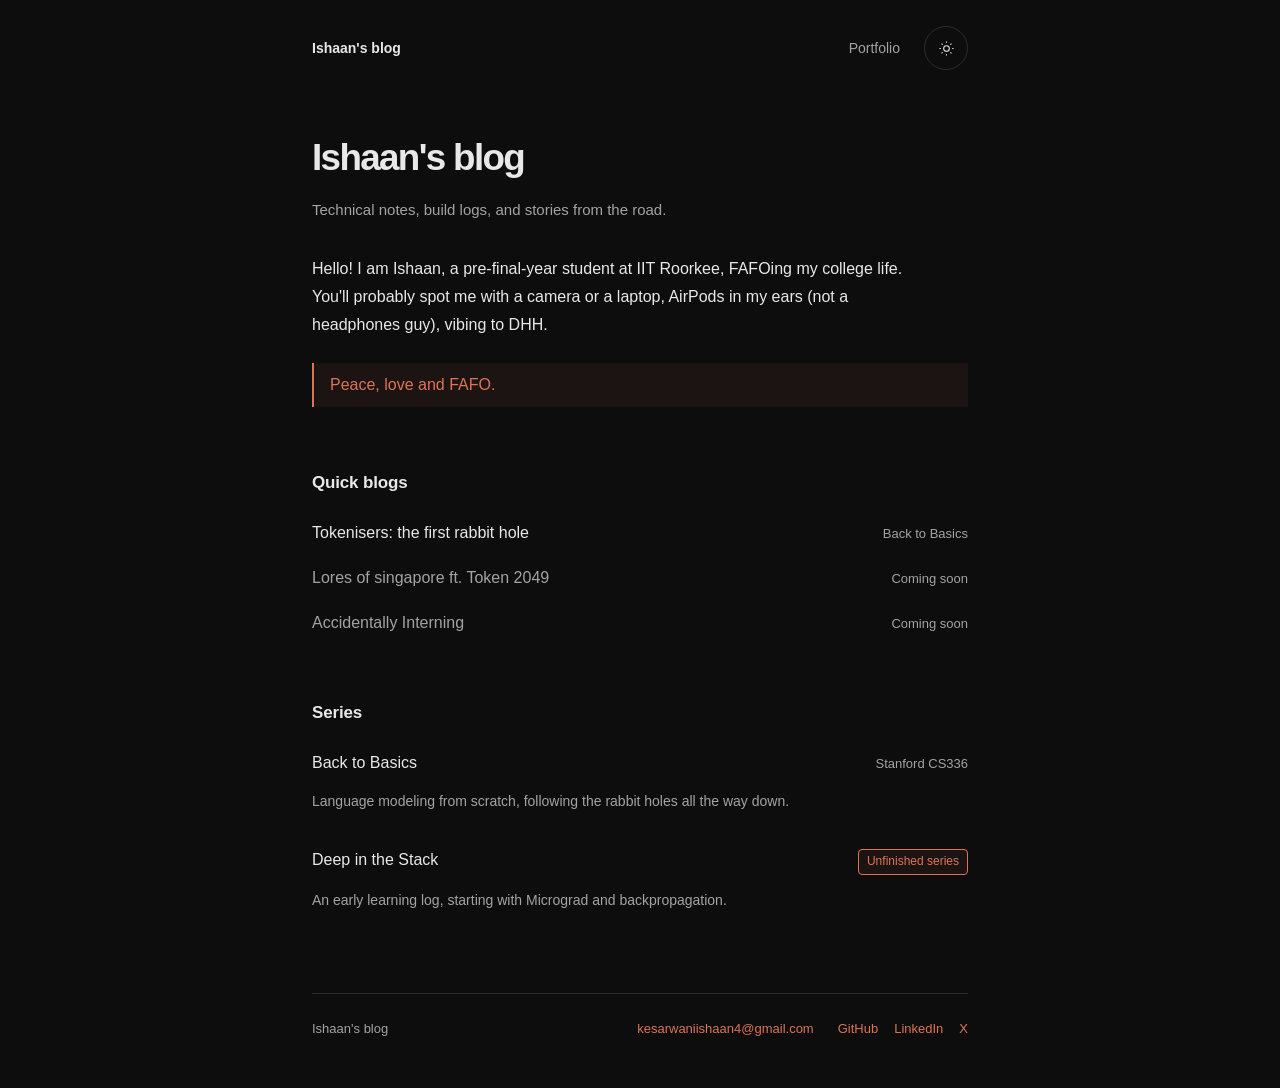
<file: index.html>
<!doctype html>
<html lang="en">
<head>
<meta charset="utf-8">
<meta name="viewport" content="width=device-width, initial-scale=1">
<title>Ishaan's Blog</title>

<link rel="stylesheet" href="assets/blog.css">
<script>try{document.documentElement.dataset.theme=localStorage.getItem("ishaan-blog-theme")||"dark";}catch{}</script>
<script type="module" src="assets/blog.js"></script>
</head>
<body id="top">
<div class="reading-progress" role="progressbar" aria-label="Page reading progress" aria-valuemin="0" aria-valuemax="100" aria-valuenow="0"></div>
<a class="skip-link" href="#main">Skip to content</a>
<header class="site-header">
  <a class="site-name" href="./">Ishaan's blog</a>
  <a class="portfolio-link" href="https://ishaanxcoder.github.io/">Portfolio</a>
  <button class="theme-toggle" type="button" aria-label="Switch to light theme">
    <svg class="sun" viewBox="0 0 24 24" fill="none" stroke="currentColor" stroke-width="1.5" aria-hidden="true"><circle cx="12" cy="12" r="4"/><path d="M12 2v2m0 16v2M2 12h2m16 0h2M5 5l1.5 1.5m11 11L19 19M5 19l1.5-1.5m11-11L19 5"/></svg>
    <svg class="moon" viewBox="0 0 24 24" fill="none" stroke="currentColor" stroke-width="1.5" aria-hidden="true"><path d="M20.5 13.5A8.5 8.5 0 0 1 10.5 3a8.5 8.5 0 1 0 10 10.5Z"/></svg>
  </button>
</header>
<main id="main">
<header class="home-intro">
<h1>Ishaan's blog</h1>
<p class="sub">Technical notes, build logs, and stories from the road.</p>
<p>Hello! I am Ishaan, a pre-final-year student at IIT Roorkee, FAFOing my college life. You'll probably spot me with a camera or a laptop, AirPods in my ears (not a headphones guy), vibing to DHH.</p>
<blockquote>Peace, love and FAFO.</blockquote>
</header>
<section class="writing-section" aria-labelledby="writing-heading">
<h2 id="writing-heading">Quick blogs</h2>
<ul class="writing-list">
  <li><a href="series/back-to-basics/posts/01-tokenisers.html"><span class="writing-title">Tokenisers: the first rabbit hole</span><span class="writing-meta">Back to Basics</span></a></li>
  <li><span class="writing-unavailable"><span>Lores of singapore ft. Token 2049</span><span class="writing-meta">Coming soon</span></span></li>
  <li><span class="writing-unavailable"><span>Accidentally Interning</span><span class="writing-meta">Coming soon</span></span></li>
</ul>
</section>
<section class="writing-section" aria-labelledby="series-heading">
<h2 id="series-heading">Series</h2>
<ul class="writing-list">
  <li><a href="series/back-to-basics/"><span class="writing-title">Back to Basics</span><span class="writing-meta">Stanford CS336</span></a><p class="series-description">Language modeling from scratch, following the rabbit holes all the way down.</p></li>
  <li><a href="series/deep-in-the-stack/"><span class="writing-title">Deep in the Stack</span><span class="writing-meta series-status">Unfinished series</span></a><p class="series-description">An early learning log, starting with Micrograd and backpropagation.</p></li>
</ul>
</section>
</main>
<footer class="site-footer">
  <p>Ishaan's blog</p>
  <p><a href="mailto:kesarwaniishaan4@gmail.com">kesarwaniishaan4@gmail.com</a></p>
  <p>
    <a href="https://github.com/IshaanXCoder" target="_blank" rel="noreferrer">GitHub</a>
    <a href="https://linkedin.com/in/ishaan-kesarwani" target="_blank" rel="noreferrer">LinkedIn</a>
    <a href="https://x.com/0xIshaanK06" target="_blank" rel="noreferrer">X</a>
  </p>
</footer>
</body>
</html>
</file>
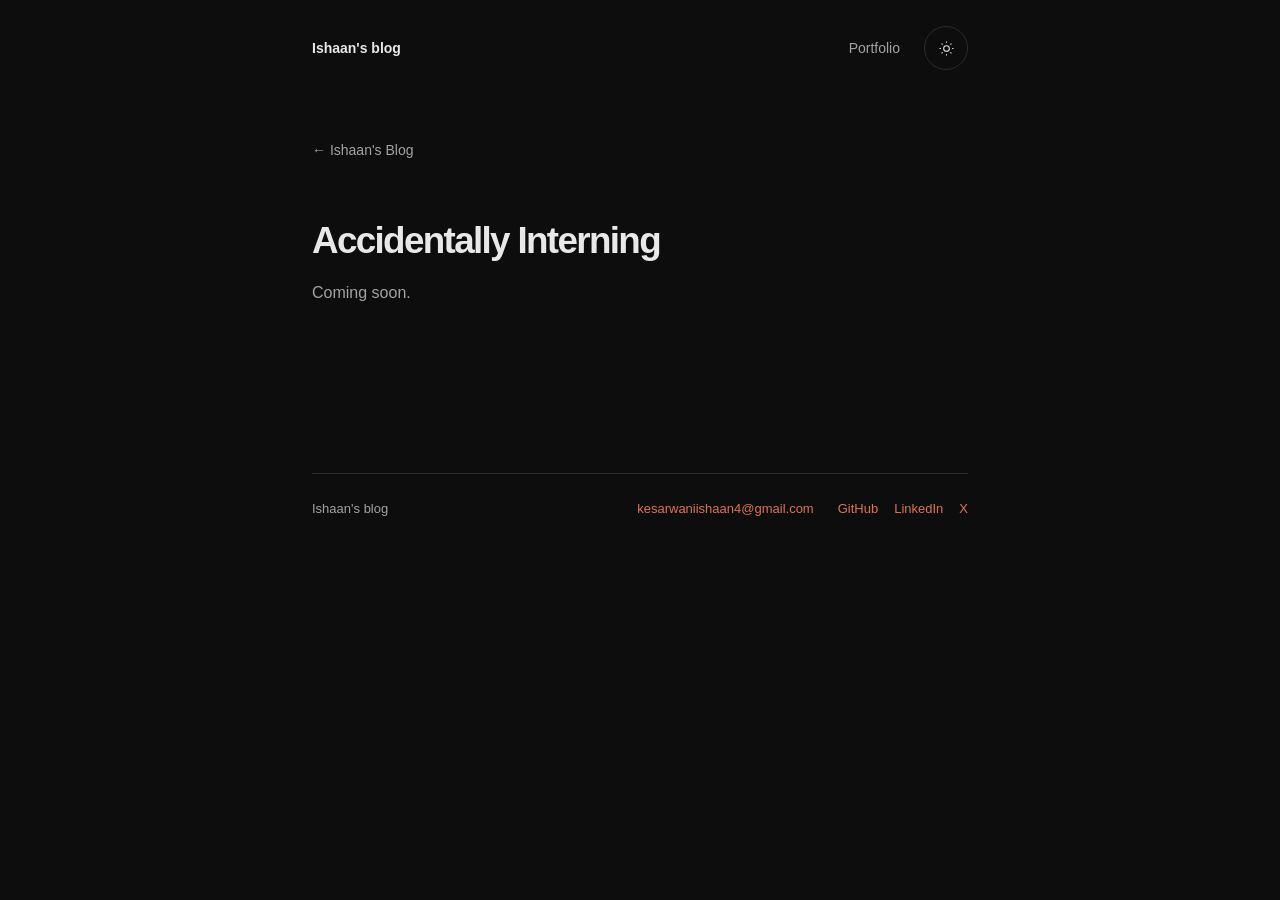
<file: quick-blogs/accidentally-interning/index.html>
<!doctype html>
<html lang="en">
<head>
<meta charset="utf-8">
<meta name="viewport" content="width=device-width, initial-scale=1">
<title>Accidentally Interning</title>

<link rel="stylesheet" href="../../assets/blog.css">
<script>try{document.documentElement.dataset.theme=localStorage.getItem("ishaan-blog-theme")||"dark";}catch{}</script>
<script type="module" src="../../assets/blog.js"></script>
</head>
<body id="top">
<div class="reading-progress" role="progressbar" aria-label="Page reading progress" aria-valuemin="0" aria-valuemax="100" aria-valuenow="0"></div>
<a class="skip-link" href="#main">Skip to content</a>
<header class="site-header">
  <a class="site-name" href="../../">Ishaan's blog</a>
  <a class="portfolio-link" href="https://ishaanxcoder.github.io/">Portfolio</a>
  <button class="theme-toggle" type="button" aria-label="Switch to light theme">
    <svg class="sun" viewBox="0 0 24 24" fill="none" stroke="currentColor" stroke-width="1.5" aria-hidden="true"><circle cx="12" cy="12" r="4"/><path d="M12 2v2m0 16v2M2 12h2m16 0h2M5 5l1.5 1.5m11 11L19 19M5 19l1.5-1.5m11-11L19 5"/></svg>
    <svg class="moon" viewBox="0 0 24 24" fill="none" stroke="currentColor" stroke-width="1.5" aria-hidden="true"><path d="M20.5 13.5A8.5 8.5 0 0 1 10.5 3a8.5 8.5 0 1 0 10 10.5Z"/></svg>
  </button>
</header>
<main id="main">
<a href="../../" class="back-link">Ishaan's Blog</a>

<div class="coming-soon">
  <h1>Accidentally Interning</h1>
  <p>Coming soon.</p>
</div>
</main>
<footer class="site-footer">
  <p>Ishaan's blog</p>
  <p><a href="mailto:kesarwaniishaan4@gmail.com">kesarwaniishaan4@gmail.com</a></p>
  <p>
    <a href="https://github.com/IshaanXCoder" target="_blank" rel="noreferrer">GitHub</a>
    <a href="https://linkedin.com/in/ishaan-kesarwani" target="_blank" rel="noreferrer">LinkedIn</a>
    <a href="https://x.com/0xIshaanK06" target="_blank" rel="noreferrer">X</a>
  </p>
</footer>
</body>
</html>
</file>
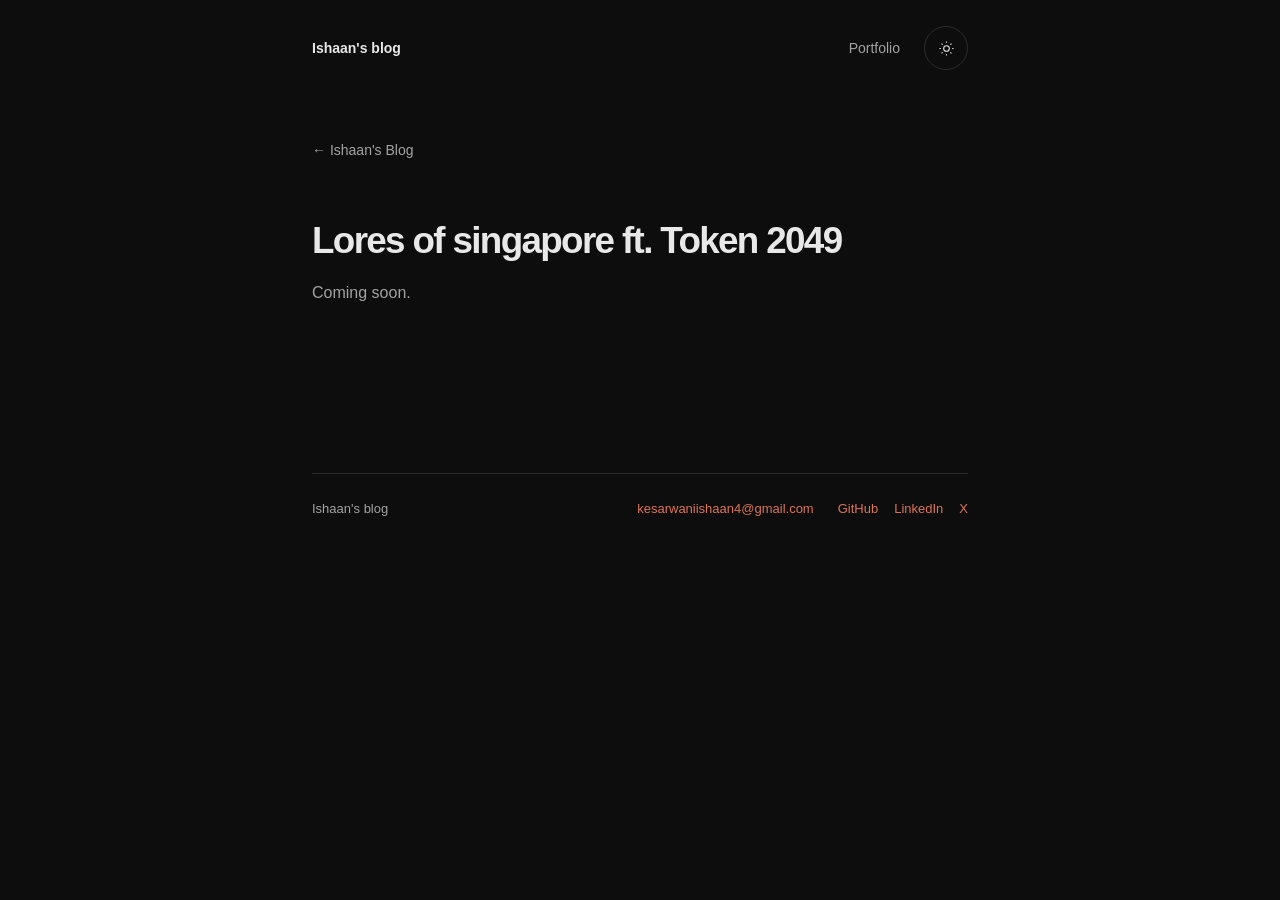
<file: quick-blogs/lores-of-singapore-token-2049/index.html>
<!doctype html>
<html lang="en">
<head>
<meta charset="utf-8">
<meta name="viewport" content="width=device-width, initial-scale=1">
<title>Lores of singapore ft. Token 2049</title>

<link rel="stylesheet" href="../../assets/blog.css">
<script>try{document.documentElement.dataset.theme=localStorage.getItem("ishaan-blog-theme")||"dark";}catch{}</script>
<script type="module" src="../../assets/blog.js"></script>
</head>
<body id="top">
<div class="reading-progress" role="progressbar" aria-label="Page reading progress" aria-valuemin="0" aria-valuemax="100" aria-valuenow="0"></div>
<a class="skip-link" href="#main">Skip to content</a>
<header class="site-header">
  <a class="site-name" href="../../">Ishaan's blog</a>
  <a class="portfolio-link" href="https://ishaanxcoder.github.io/">Portfolio</a>
  <button class="theme-toggle" type="button" aria-label="Switch to light theme">
    <svg class="sun" viewBox="0 0 24 24" fill="none" stroke="currentColor" stroke-width="1.5" aria-hidden="true"><circle cx="12" cy="12" r="4"/><path d="M12 2v2m0 16v2M2 12h2m16 0h2M5 5l1.5 1.5m11 11L19 19M5 19l1.5-1.5m11-11L19 5"/></svg>
    <svg class="moon" viewBox="0 0 24 24" fill="none" stroke="currentColor" stroke-width="1.5" aria-hidden="true"><path d="M20.5 13.5A8.5 8.5 0 0 1 10.5 3a8.5 8.5 0 1 0 10 10.5Z"/></svg>
  </button>
</header>
<main id="main">
<a href="../../" class="back-link">Ishaan's Blog</a>

<div class="coming-soon">
  <h1>Lores of singapore ft. Token 2049</h1>
  <p>Coming soon.</p>
</div>
</main>
<footer class="site-footer">
  <p>Ishaan's blog</p>
  <p><a href="mailto:kesarwaniishaan4@gmail.com">kesarwaniishaan4@gmail.com</a></p>
  <p>
    <a href="https://github.com/IshaanXCoder" target="_blank" rel="noreferrer">GitHub</a>
    <a href="https://linkedin.com/in/ishaan-kesarwani" target="_blank" rel="noreferrer">LinkedIn</a>
    <a href="https://x.com/0xIshaanK06" target="_blank" rel="noreferrer">X</a>
  </p>
</footer>
</body>
</html>
</file>
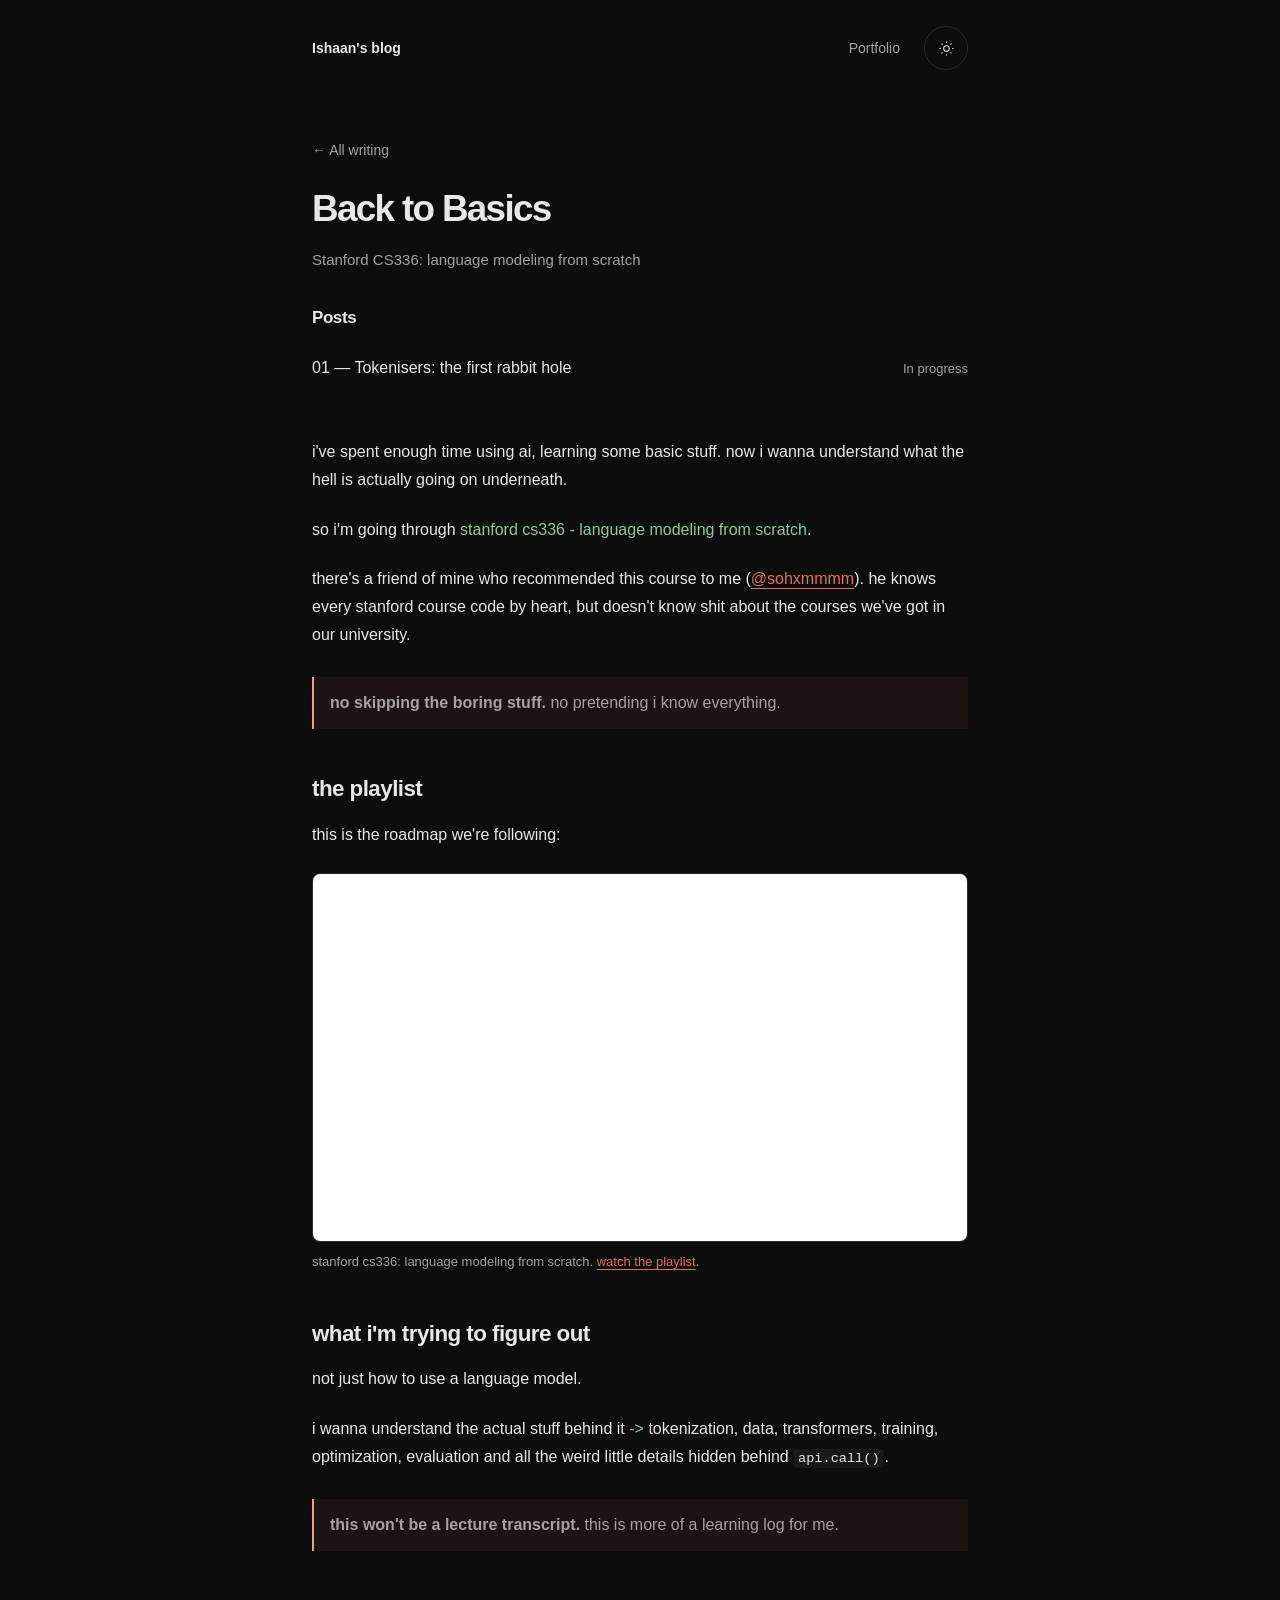
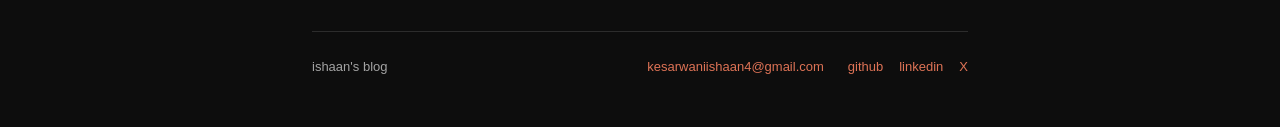
<file: series/back-to-basics/index.html>
<!doctype html>
<html lang="en">
<head>
<meta charset="utf-8">
<meta name="viewport" content="width=device-width, initial-scale=1">
<title>back to basics - series</title>

<link rel="stylesheet" href="../../assets/blog.css">
<script>try{document.documentElement.dataset.theme=localStorage.getItem("ishaan-blog-theme")||"dark";}catch{}</script>
<script type="module" src="../../assets/blog.js"></script>
</head>
<body id="top">
<div class="reading-progress" role="progressbar" aria-label="Page reading progress" aria-valuemin="0" aria-valuemax="100" aria-valuenow="0"></div>
<a class="skip-link" href="#main">Skip to content</a>
<header class="site-header">
  <a class="site-name" href="../../">Ishaan's blog</a>
  <a class="portfolio-link" href="https://ishaanxcoder.github.io/">Portfolio</a>
  <button class="theme-toggle" type="button" aria-label="Switch to light theme">
    <svg class="sun" viewBox="0 0 24 24" fill="none" stroke="currentColor" stroke-width="1.5" aria-hidden="true"><circle cx="12" cy="12" r="4"/><path d="M12 2v2m0 16v2M2 12h2m16 0h2M5 5l1.5 1.5m11 11L19 19M5 19l1.5-1.5m11-11L19 5"/></svg>
    <svg class="moon" viewBox="0 0 24 24" fill="none" stroke="currentColor" stroke-width="1.5" aria-hidden="true"><path d="M20.5 13.5A8.5 8.5 0 0 1 10.5 3a8.5 8.5 0 1 0 10 10.5Z"/></svg>
  </button>
</header>
<main id="main">
<a href="../../" class="back-link">All writing</a>
<h1>Back to Basics</h1>
<p class="sub">Stanford CS336: language modeling from scratch</p>
<section class="series-section" aria-labelledby="posts-heading">
<h2 id="posts-heading">Posts</h2>
<ul class="writing-list"><li><a href="posts/01-tokenisers.html"><span class="writing-title">01 — Tokenisers: the first rabbit hole</span><span class="writing-meta">In progress</span></a></li></ul>
</section><p>
      i've spent enough time using ai, learning some basic stuff. now i wanna understand what the hell is actually going on underneath.
    </p>

    <p>
      so i'm going through <span class="build">stanford cs336 - language modeling from scratch</span>.
    </p>

    <p>
      there's a friend of mine who recommended this course to me (<a class="partner" href="https://x.com/sohxmmmm" target="_blank" rel="noreferrer">@sohxmmmm</a>). he knows every stanford course code by heart, but doesn't know shit about the courses we've got in our university.
    </p>

    <div class="note warn">
      <strong>no skipping the boring stuff.</strong> no pretending i know everything.
    </div>

    <h2>the playlist</h2>
    <p>
      this is the roadmap we're following:
    </p>

    <figure class="playlist">
      <iframe
        src="https://www.youtube-nocookie.com/embed/videoseries?list=PLoROMvodv4rOY23Y0BoGoBGgQ1zmU_MT_"
        title="stanford cs336 language modeling from scratch playlist"
        loading="lazy"
        referrerpolicy="strict-origin-when-cross-origin"
        allow="accelerometer; autoplay; clipboard-write; encrypted-media; gyroscope; picture-in-picture; web-share"
        allowfullscreen></iframe>
      <figcaption>
        stanford cs336: language modeling from scratch. <a href="https://www.youtube.com/watch?v=SQ3fZ1sAqXI&amp;list=PLoROMvodv4rOY23Y0BoGoBGgQ1zmU_MT_" target="_blank" rel="noreferrer">watch the playlist</a>.
      </figcaption>
    </figure>

    <h2>what i'm trying to figure out</h2>
    <p>
      not just how to use a language model.
    </p>

    <p>
      i wanna understand the actual stuff behind it <span class="build">-&gt;</span> tokenization, data, transformers, training, optimization, evaluation and all the weird little details hidden behind <code>api.call()</code>.
    </p>

    <div class="note warn">
      <strong>this won't be a lecture transcript.</strong> this is more of a learning log for me.
    </div>
</main>
<footer class="site-footer">
  <p>ishaan's blog</p>
  <p><a href="mailto:kesarwaniishaan4@gmail.com">kesarwaniishaan4@gmail.com</a></p>
  <p>
    <a href="https://github.com/IshaanXCoder" target="_blank" rel="noreferrer">github</a>
    <a href="https://linkedin.com/in/ishaan-kesarwani" target="_blank" rel="noreferrer">linkedin</a>
    <a href="https://x.com/0xIshaanK06" target="_blank" rel="noreferrer">X</a>
  </p>
</footer>
</body>
</html>
</file>
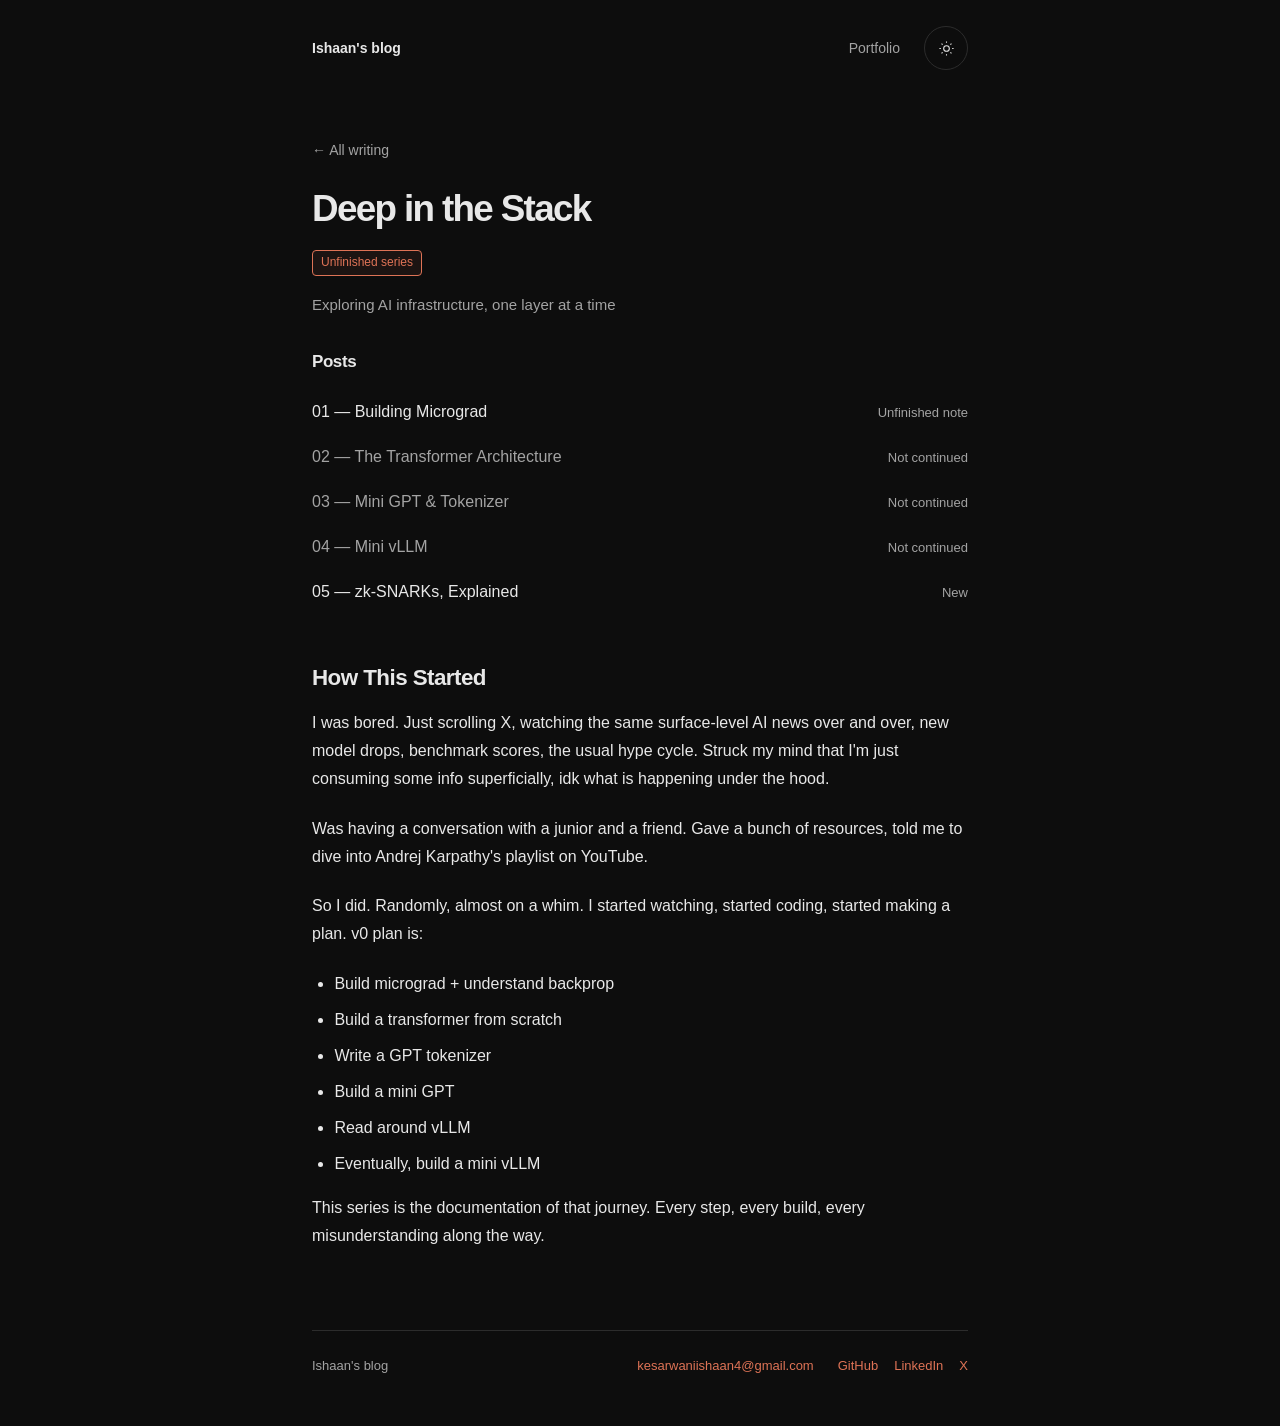
<file: series/deep-in-the-stack/index.html>
<!doctype html>
<html lang="en">
<head>
<meta charset="utf-8">
<meta name="viewport" content="width=device-width, initial-scale=1">
<title>Deep in the Stack - Series</title>

<link rel="stylesheet" href="../../assets/blog.css">
<script>try{document.documentElement.dataset.theme=localStorage.getItem("ishaan-blog-theme")||"dark";}catch{}</script>
<script type="module" src="../../assets/blog.js"></script>
</head>
<body id="top">
<div class="reading-progress" role="progressbar" aria-label="Page reading progress" aria-valuemin="0" aria-valuemax="100" aria-valuenow="0"></div>
<a class="skip-link" href="#main">Skip to content</a>
<header class="site-header">
  <a class="site-name" href="../../">Ishaan's blog</a>
  <a class="portfolio-link" href="https://ishaanxcoder.github.io/">Portfolio</a>
  <button class="theme-toggle" type="button" aria-label="Switch to light theme">
    <svg class="sun" viewBox="0 0 24 24" fill="none" stroke="currentColor" stroke-width="1.5" aria-hidden="true"><circle cx="12" cy="12" r="4"/><path d="M12 2v2m0 16v2M2 12h2m16 0h2M5 5l1.5 1.5m11 11L19 19M5 19l1.5-1.5m11-11L19 5"/></svg>
    <svg class="moon" viewBox="0 0 24 24" fill="none" stroke="currentColor" stroke-width="1.5" aria-hidden="true"><path d="M20.5 13.5A8.5 8.5 0 0 1 10.5 3a8.5 8.5 0 1 0 10 10.5Z"/></svg>
  </button>
</header>
<main id="main">
<a href="../../" class="back-link">All writing</a>
<h1>Deep in the Stack</h1>
<p class="series-status">Unfinished series</p>
<p class="sub">Exploring AI infrastructure, one layer at a time</p>
<section class="series-section" aria-labelledby="posts-heading">
<h2 id="posts-heading">Posts</h2>
<ul class="writing-list">
<li><a href="posts/01-micrograd.html"><span class="writing-title">01 — Building Micrograd</span><span class="writing-meta">Unfinished note</span></a></li>
<li><span class="writing-unavailable"><span>02 — The Transformer Architecture</span><span class="writing-meta">Not continued</span></span></li>
<li><span class="writing-unavailable"><span>03 — Mini GPT &amp; Tokenizer</span><span class="writing-meta">Not continued</span></span></li>
<li><span class="writing-unavailable"><span>04 — Mini vLLM</span><span class="writing-meta">Not continued</span></span></li>
<li><a href="posts/05-zk-snarks.html"><span class="writing-title">05 — zk-SNARKs, Explained</span><span class="writing-meta">New</span></a></li>
</ul>
</section><h2>How This Started</h2>
<p>
  I was bored. Just scrolling X, watching the same surface-level AI news over and over, new model drops, benchmark scores, the usual hype cycle.
  Struck my mind that I'm just consuming some info superficially, idk what is happening under the hood.
</p>
<p>
  Was having a conversation with a junior and a friend. Gave a bunch of resources, told me to dive into Andrej Karpathy's playlist on YouTube.
</p>
<p>
  So I did. Randomly, almost on a whim. I started watching, started coding, started making a plan.
  v0 plan is:
</p>
<ul>
  <li>Build micrograd + understand backprop</li>
  <li>Build a transformer from scratch</li>
  <li>Write a GPT tokenizer</li>
  <li>Build a mini GPT</li>
  <li>Read around vLLM</li>
  <li>Eventually, build a mini vLLM</li>
</ul>
<p>
  This series is the documentation of that journey. Every step, every build, every misunderstanding along the way.
</p>


</main>
<footer class="site-footer">
  <p>Ishaan's blog</p>
  <p><a href="mailto:kesarwaniishaan4@gmail.com">kesarwaniishaan4@gmail.com</a></p>
  <p>
    <a href="https://github.com/IshaanXCoder" target="_blank" rel="noreferrer">GitHub</a>
    <a href="https://linkedin.com/in/ishaan-kesarwani" target="_blank" rel="noreferrer">LinkedIn</a>
    <a href="https://x.com/0xIshaanK06" target="_blank" rel="noreferrer">X</a>
  </p>
</footer>
</body>
</html>
</file>
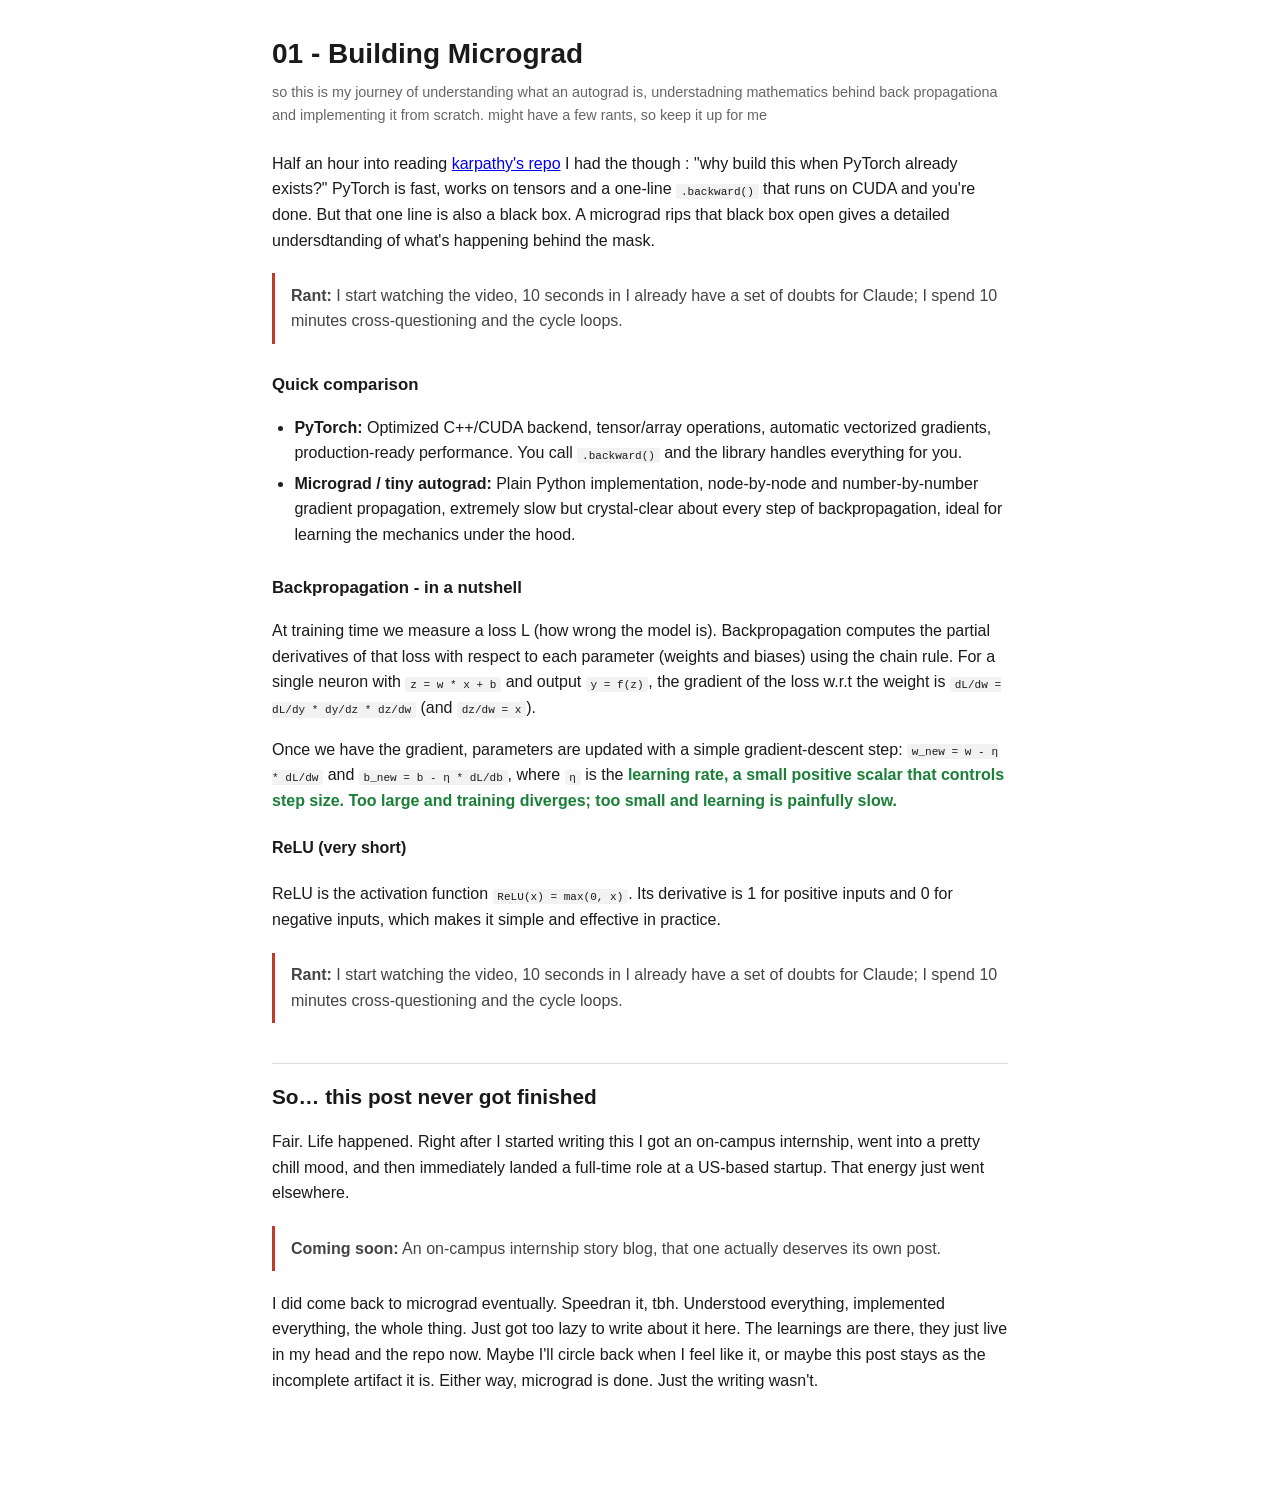
<file: posts/01-micrograd.html>
<!doctype html>
<html lang="en">
<head>
<meta charset="utf-8">
<meta name="viewport" content="width=device-width, initial-scale=1">
<title>Coming Soon</title>
<style>
  :root { color-scheme: light dark; }
  body {
    font-family: -apple-system, BlinkMacSystemFont, "Segoe UI", Roboto, sans-serif;
    line-height: 1.6;
    max-width: 46rem;
    margin: 0 auto;
    padding: 2rem 1.25rem 6rem;
    color: #1a1a1a;
    background: #fff;
  }
  h1 { font-size: 1.75rem; margin: 0 0 .25rem; }
  h2 { font-size: 1.3rem; margin: 2.5rem 0 .75rem; padding-top: 1rem; border-top: 1px solid #ddd; }
  h3 { font-size: 1.05rem; margin: 1.75rem 0 .5rem; }
  .sub { color: #666; margin: 0 0 1.5rem; font-size: .9rem; }
  table { border-collapse: collapse; width: 100%; margin: 1rem 0; font-size: .9rem; }
  th, td { border: 1px solid #ccc; padding: .4rem .6rem; text-align: left; vertical-align: top; }
  th { background: #f2f2f2; font-weight: 600; }
  code { background: #f2f2f2; padding: .1rem .3rem; border-radius: 3px; font-size: .85em; }
  .note { border-left: 3px solid #999; padding: .6rem 0 .6rem 1rem; margin: 1.25rem 0; color: #444; }
  .warn { border-left-color: #c0392b; }
  .build { color: #1a7f37; font-weight: 600; }
  .partner { color: #9a6700; font-weight: 600; }
  .skip { color: #c0392b; font-weight: 600; }
  .have { color: #0969da; font-weight: 600; }
  ul, ol { padding-left: 1.4rem; }
  li { margin: .3rem 0; }
  .wrap { overflow-x: auto; }
  .coming-soon {
    text-align: center;
    padding: 6rem 2rem;
  }
  .coming-soon h1 { font-size: 2rem; margin-bottom: 1rem; }
  .coming-soon p { color: #666; font-size: 1.1rem; }
  @media (prefers-color-scheme: dark) {
    body { color: #e4e4e4; background: #191919; }
    h2 { border-top-color: #3a3a3a; }
    th { background: #262626; }
    th, td { border-color: #3a3a3a; }
    code { background: #262626; }
    .sub { color: #999; }
    .note { color: #bbb; border-left-color: #666; }
    .warn { border-left-color: #e74c3c; }
    .build { color: #3fb950; }
    .partner { color: #d29922; }
    .skip { color: #f85149; }
    .have { color: #58a6ff; }
    .coming-soon p { color: #999; }
  }
</style>
</head>
<body>

<article>
  <h1>01 - Building Micrograd</h1>
  <p class="sub">so this is my journey of understanding what an autograd is, understadning mathematics behind back propagationa and implementing it from scratch. might have a few rants, so keep it up for me</p>

  <p>
    Half an hour into reading <a href="https://github.com/karpathy/micrograd" target="_blank">karpathy's repo</a> I had the though : "why build this when PyTorch already exists?"
    PyTorch is fast, works on tensors and a one-line <code>.backward()</code> that runs on CUDA and you're done. But that one line is also a black box.
    A micrograd rips that black box open gives a detailed undersdtanding of what's happening behind the mask.
    </p>

    <div class="note warn">
      <strong>Rant:</strong> I start watching the video, 10 seconds in I already have a set of doubts for Claude; I spend 10 minutes cross-questioning and the cycle loops.
    </div>

    <h3>Quick comparison</h3>
  <ul>
    <li><strong>PyTorch:</strong> Optimized C++/CUDA backend, tensor/array operations, automatic vectorized gradients, production-ready performance. You call <code>.backward()</code> and the library handles everything for you.</li>
    <li><strong>Micrograd / tiny autograd:</strong> Plain Python implementation, node-by-node and number-by-number gradient propagation, extremely slow but crystal-clear about every step of backpropagation, ideal for learning the mechanics under the hood.</li>
  </ul>

</article>
  
  <h3>Backpropagation - in a nutshell</h3>
  <p>
    At training time we measure a loss L (how wrong the model is). Backpropagation computes the partial derivatives of that loss with respect to each parameter (weights and biases) using the chain rule. For a single neuron with
    <code>z = w * x + b</code> and output <code>y = f(z)</code>, the gradient of the loss w.r.t the weight is
    <code>dL/dw = dL/dy * dy/dz * dz/dw</code> (and <code>dz/dw = x</code>).
  </p>

  <p>
    Once we have the gradient, parameters are updated with a simple gradient-descent step:
    <code>w_new = w - &eta; * dL/dw</code> and <code>b_new = b - &eta; * dL/db</code>, where <code>&eta;</code> is the <span class="build">learning rate, a small positive scalar that controls step size. Too large and training diverges; too small and learning is painfully slow.</span>
  </p>

  <h4>ReLU (very short)</h4>
  <p>
    ReLU is the activation function <code>ReLU(x) = max(0, x)</code>. Its derivative is 1 for positive inputs and 0 for negative inputs, which makes it simple and effective in practice.
  </p>

  <div class="note warn">
    <strong>Rant:</strong> I start watching the video, 10 seconds in I already have a set of doubts for Claude; I spend 10 minutes cross-questioning and the cycle loops.
  </div>

  <h2>So… this post never got finished</h2>
  <p>
    Fair. Life happened. Right after I started writing this I got an on-campus internship, went into a pretty chill mood, and then immediately landed a full-time role at a US-based startup. That energy just went elsewhere.
  </p>
  <div class="note warn">
    <strong>Coming soon:</strong> An on-campus internship story blog, that one actually deserves its own post.
  </div>
  <p>
    I did come back to micrograd eventually. Speedran it, tbh. Understood everything, implemented everything, the whole thing. Just got too lazy to write about it here. The learnings are there, they just live in my head and the repo now. Maybe I'll circle back when I feel like it, or maybe this post stays as the incomplete artifact it is. Either way, micrograd is done. Just the writing wasn't.
  </p>

</body>
</html>
</file>
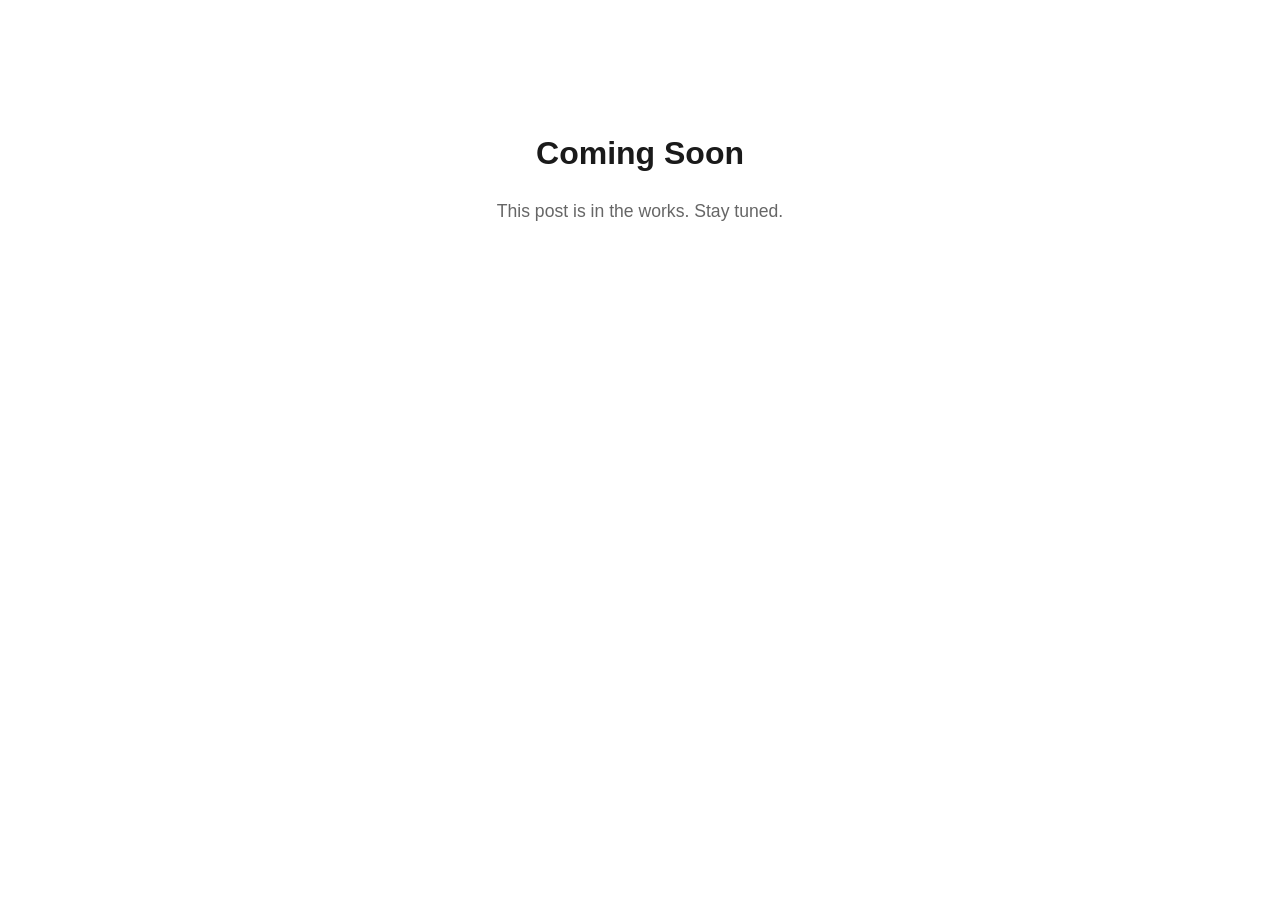
<file: posts/02-transformers.html>
<!doctype html>
<html lang="en">
<head>
<meta charset="utf-8">
<meta name="viewport" content="width=device-width, initial-scale=1">
<title>Coming Soon</title>
<style>
  :root { color-scheme: light dark; }
  body {
    font-family: -apple-system, BlinkMacSystemFont, "Segoe UI", Roboto, sans-serif;
    line-height: 1.6;
    max-width: 46rem;
    margin: 0 auto;
    padding: 2rem 1.25rem 6rem;
    color: #1a1a1a;
    background: #fff;
  }
  h1 { font-size: 1.75rem; margin: 0 0 .25rem; }
  h2 { font-size: 1.3rem; margin: 2.5rem 0 .75rem; padding-top: 1rem; border-top: 1px solid #ddd; }
  h3 { font-size: 1.05rem; margin: 1.75rem 0 .5rem; }
  .sub { color: #666; margin: 0 0 1.5rem; font-size: .9rem; }
  table { border-collapse: collapse; width: 100%; margin: 1rem 0; font-size: .9rem; }
  th, td { border: 1px solid #ccc; padding: .4rem .6rem; text-align: left; vertical-align: top; }
  th { background: #f2f2f2; font-weight: 600; }
  code { background: #f2f2f2; padding: .1rem .3rem; border-radius: 3px; font-size: .85em; }
  .note { border-left: 3px solid #999; padding: .6rem 0 .6rem 1rem; margin: 1.25rem 0; color: #444; }
  .warn { border-left-color: #c0392b; }
  .build { color: #1a7f37; font-weight: 600; }
  .partner { color: #9a6700; font-weight: 600; }
  .skip { color: #c0392b; font-weight: 600; }
  .have { color: #0969da; font-weight: 600; }
  ul, ol { padding-left: 1.4rem; }
  li { margin: .3rem 0; }
  .wrap { overflow-x: auto; }
  .coming-soon {
    text-align: center;
    padding: 6rem 2rem;
  }
  .coming-soon h1 { font-size: 2rem; margin-bottom: 1rem; }
  .coming-soon p { color: #666; font-size: 1.1rem; }
  @media (prefers-color-scheme: dark) {
    body { color: #e4e4e4; background: #191919; }
    h2 { border-top-color: #3a3a3a; }
    th { background: #262626; }
    th, td { border-color: #3a3a3a; }
    code { background: #262626; }
    .sub { color: #999; }
    .note { color: #bbb; border-left-color: #666; }
    .warn { border-left-color: #e74c3c; }
    .build { color: #3fb950; }
    .partner { color: #d29922; }
    .skip { color: #f85149; }
    .have { color: #58a6ff; }
    .coming-soon p { color: #999; }
  }
</style>
</head>
<body>

<div class="coming-soon">
  <h1>Coming Soon</h1>
  <p>This post is in the works. Stay tuned.</p>
</div>

</body>
</html>
</file>
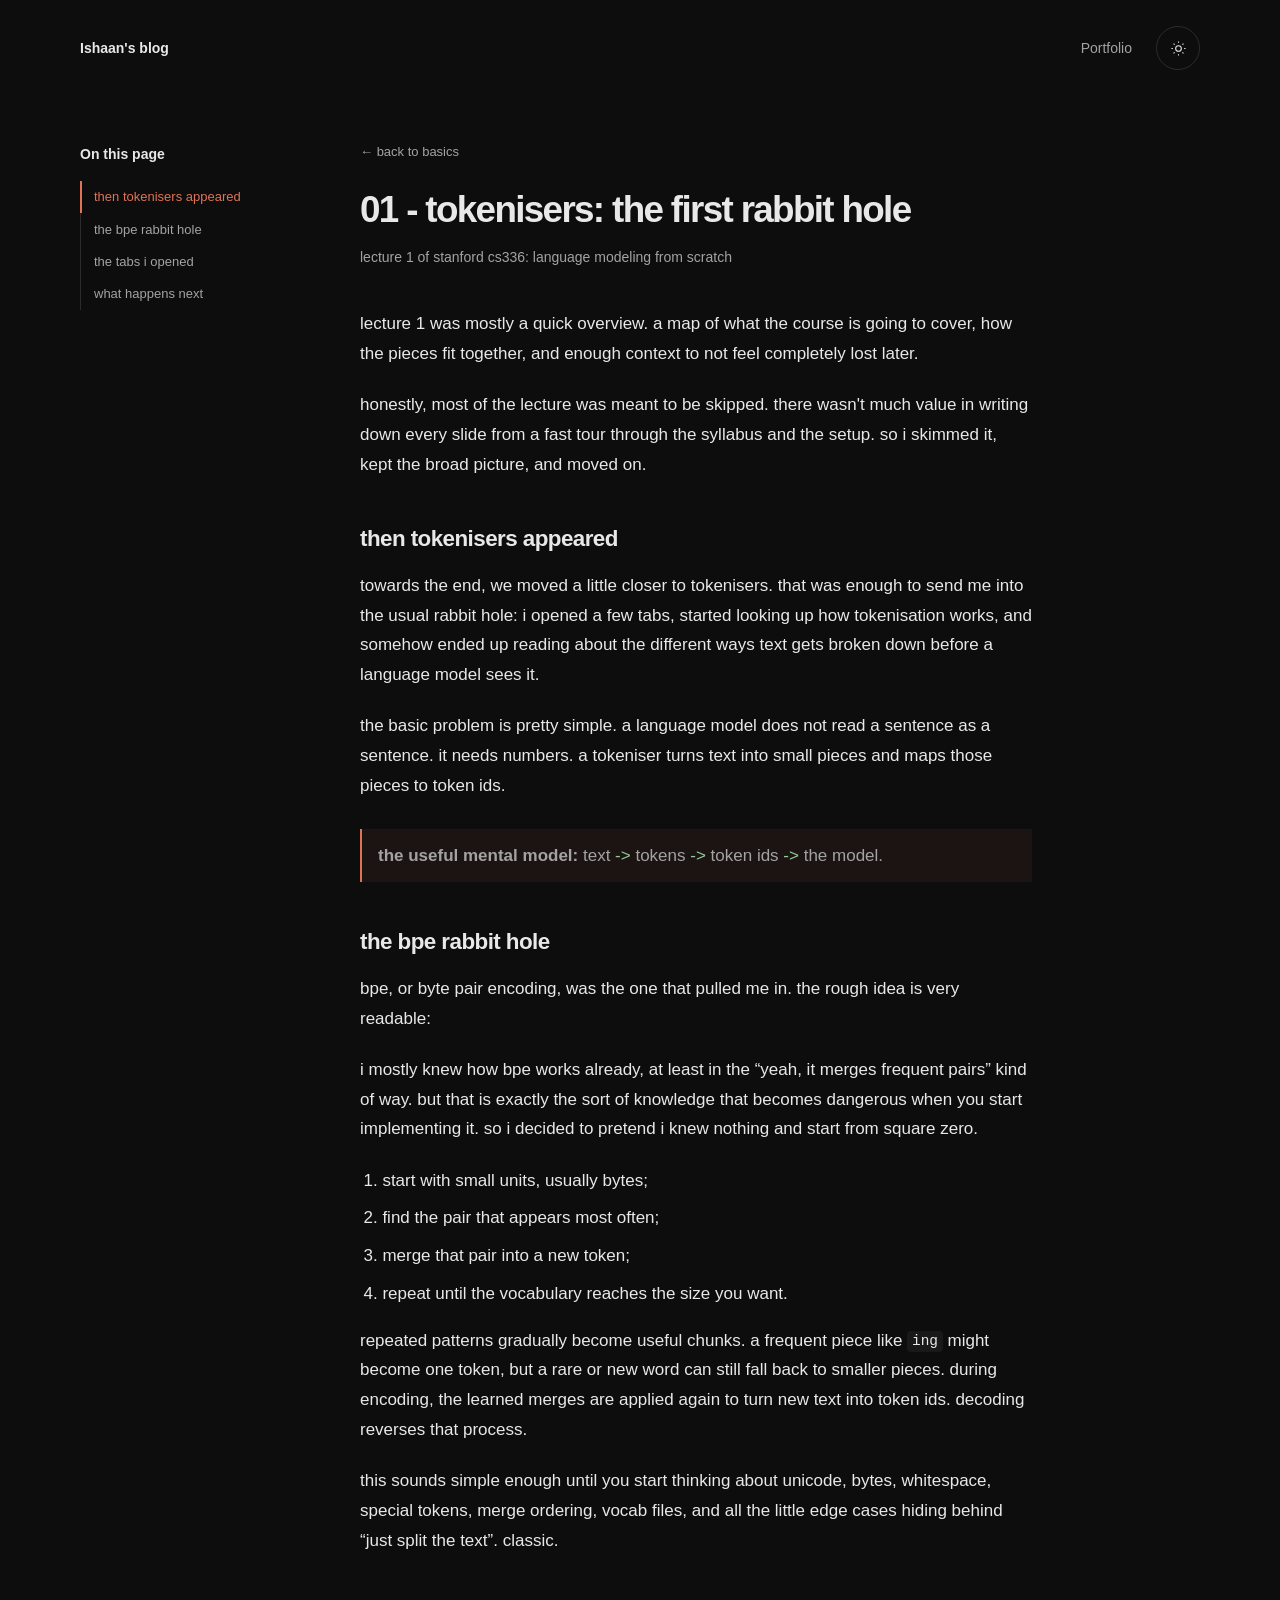
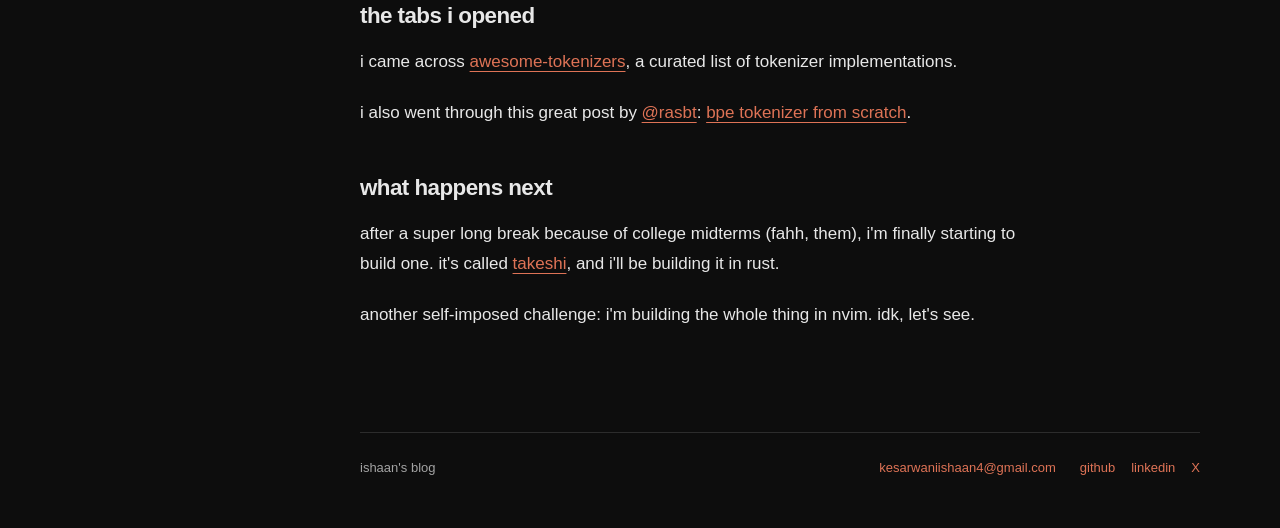
<file: series/back-to-basics/posts/01-tokenisers.html>
<!doctype html>
<html lang="en">
<head>
<meta charset="utf-8">
<meta name="viewport" content="width=device-width, initial-scale=1">
<title>01 - tokenisers: the first rabbit hole</title>

<link rel="stylesheet" href="../../../assets/blog.css">
<script>try{document.documentElement.dataset.theme=localStorage.getItem("ishaan-blog-theme")||"dark";}catch{}</script>
<script type="module" src="../../../assets/blog.js"></script>
</head>
<body id="top" class="post-page">
<div class="reading-progress" role="progressbar" aria-label="Page reading progress" aria-valuemin="0" aria-valuemax="100" aria-valuenow="0"></div>
<a class="skip-link" href="#main">Skip to content</a>
<header class="site-header">
  <a class="site-name" href="../../../">Ishaan's blog</a>
  <a class="portfolio-link" href="https://ishaanxcoder.github.io/">Portfolio</a>
  <button class="theme-toggle" type="button" aria-label="Switch to light theme">
    <svg class="sun" viewBox="0 0 24 24" fill="none" stroke="currentColor" stroke-width="1.5" aria-hidden="true"><circle cx="12" cy="12" r="4"/><path d="M12 2v2m0 16v2M2 12h2m16 0h2M5 5l1.5 1.5m11 11L19 19M5 19l1.5-1.5m11-11L19 5"/></svg>
    <svg class="moon" viewBox="0 0 24 24" fill="none" stroke="currentColor" stroke-width="1.5" aria-hidden="true"><path d="M20.5 13.5A8.5 8.5 0 0 1 10.5 3a8.5 8.5 0 1 0 10 10.5Z"/></svg>
  </button>
</header>
<main class="reading-layout" id="main">
<details class="toc" open><summary>On this page</summary><nav aria-label="On this page"><ul></ul></nav></details>
<article>
<a href="../" class="back-link">back to basics</a>
  <h1>01 - tokenisers: the first rabbit hole</h1>
  <p class="sub">lecture 1 of stanford cs336: language modeling from scratch</p>

  <p>
    lecture 1 was mostly a quick overview. a map of what the course is going to cover, how the pieces fit together, and enough context to not feel completely lost later.
  </p>

  <p>
    honestly, most of the lecture was meant to be skipped. there wasn't much value in writing down every slide from a fast tour through the syllabus and the setup. so i skimmed it, kept the broad picture, and moved on.
  </p>

  <h2>then tokenisers appeared</h2>

  <p>
    towards the end, we moved a little closer to tokenisers. that was enough to send me into the usual rabbit hole: i opened a few tabs, started looking up how tokenisation works, and somehow ended up reading about the different ways text gets broken down before a language model sees it.
  </p>

  <p>
    the basic problem is pretty simple. a language model does not read a sentence as a sentence. it needs numbers. a tokeniser turns text into small pieces and maps those pieces to token ids.
  </p>

  <div class="note">
    <strong>the useful mental model:</strong> text <span class="build">-&gt;</span> tokens <span class="build">-&gt;</span> token ids <span class="build">-&gt;</span> the model.
  </div>

  <h2>the bpe rabbit hole</h2>

  <p>
    bpe, or byte pair encoding, was the one that pulled me in. the rough idea is very readable:
  </p>

  <p>
    i mostly knew how bpe works already, at least in the “yeah, it merges frequent pairs” kind of way. but that is exactly the sort of knowledge that becomes dangerous when you start implementing it. so i decided to pretend i knew nothing and start from square zero.
  </p>

  <ol>
    <li>start with small units, usually bytes;</li>
    <li>find the pair that appears most often;</li>
    <li>merge that pair into a new token;</li>
    <li>repeat until the vocabulary reaches the size you want.</li>
  </ol>

  <p>
    repeated patterns gradually become useful chunks. a frequent piece like <code>ing</code> might become one token, but a rare or new word can still fall back to smaller pieces. during encoding, the learned merges are applied again to turn new text into token ids. decoding reverses that process.
  </p>

  <p>
    this sounds simple enough until you start thinking about unicode, bytes, whitespace, special tokens, merge ordering, vocab files, and all the little edge cases hiding behind “just split the text”. classic.
  </p>

  <h2>the tabs i opened</h2>

  <p>
    i came across <a class="partner" href="https://github.com/NLPOptimize/awesome-tokenizers" target="_blank" rel="noreferrer">awesome-tokenizers</a>, a curated list of tokenizer implementations.
  </p>

  <p>
    i also went through this great post by <a class="partner" href="https://x.com/rasbt" target="_blank" rel="noreferrer">@rasbt</a>: <a class="partner" href="https://sebastianraschka.com/blog/2025/bpe-from-scratch.html" target="_blank" rel="noreferrer">bpe tokenizer from scratch</a>.
  </p>

  <h2>what happens next</h2>

  <p>
    after a super long break because of college midterms (fahh, them), i'm finally starting to build one. it's called <a class="partner" href="https://github.com/IshaanXCoder/takeshi" target="_blank" rel="noreferrer">takeshi</a>, and i'll be building it in rust.
  </p>

  <p>
    another self-imposed challenge: i'm building the whole thing in nvim. idk, let's see.
  </p>

</article>
</main>
<footer class="site-footer">
  <p>ishaan's blog</p>
  <p><a href="mailto:kesarwaniishaan4@gmail.com">kesarwaniishaan4@gmail.com</a></p>
  <p>
    <a href="https://github.com/IshaanXCoder" target="_blank" rel="noreferrer">github</a>
    <a href="https://linkedin.com/in/ishaan-kesarwani" target="_blank" rel="noreferrer">linkedin</a>
    <a href="https://x.com/0xIshaanK06" target="_blank" rel="noreferrer">X</a>
  </p>
</footer>
</body>
</html>
</file>
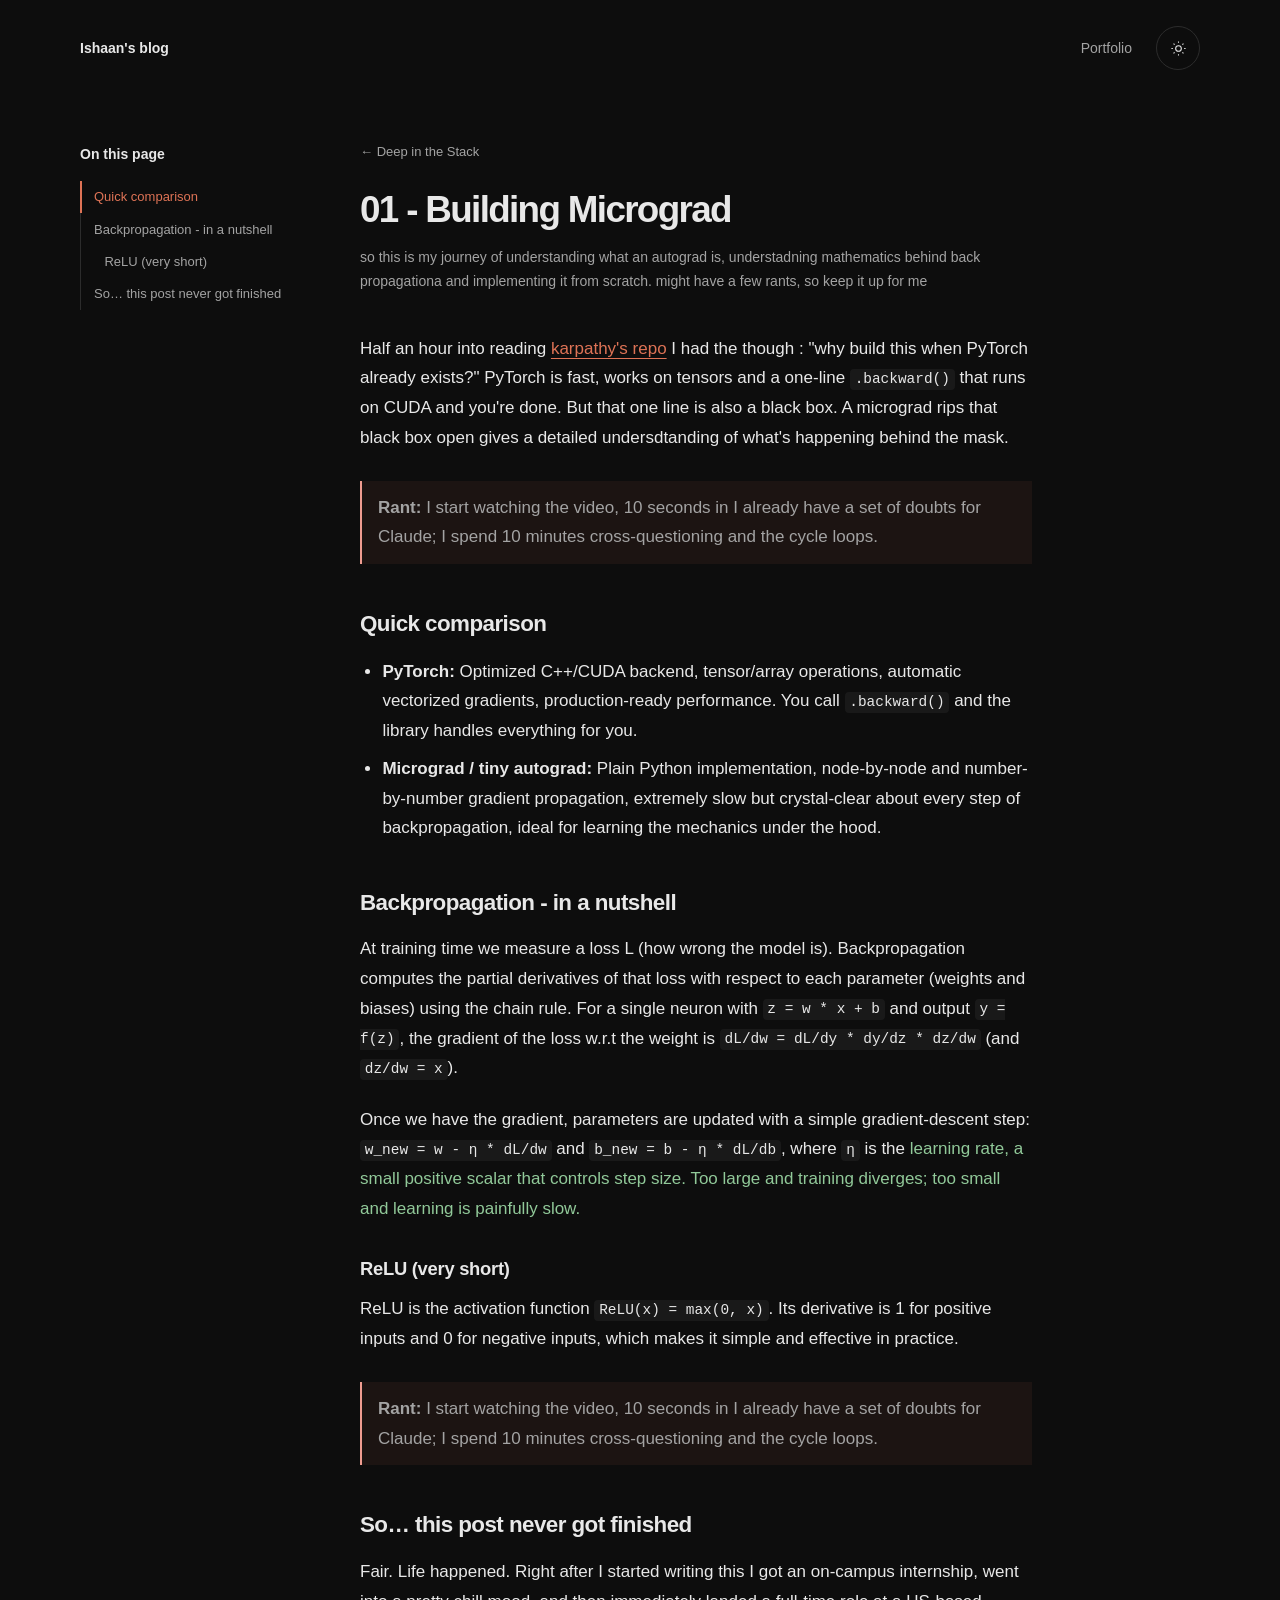
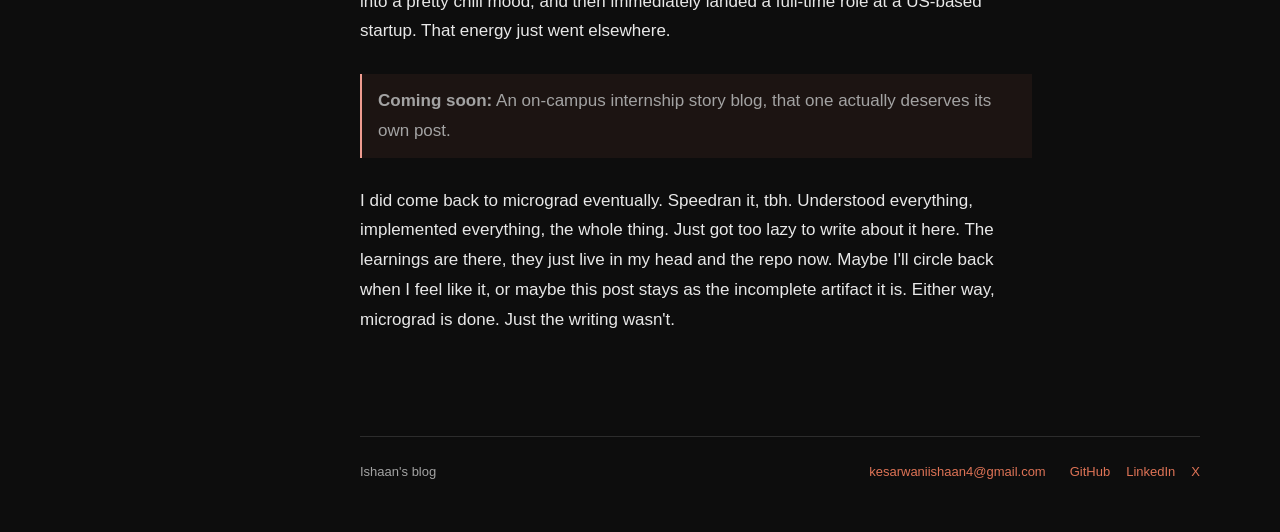
<file: series/deep-in-the-stack/posts/01-micrograd.html>
<!doctype html>
<html lang="en">
<head>
<meta charset="utf-8">
<meta name="viewport" content="width=device-width, initial-scale=1">
  <title>01 - Building Micrograd</title>

<link rel="stylesheet" href="../../../assets/blog.css">
<script>try{document.documentElement.dataset.theme=localStorage.getItem("ishaan-blog-theme")||"dark";}catch{}</script>
<script type="module" src="../../../assets/blog.js"></script>
</head>
<body id="top" class="post-page">
<div class="reading-progress" role="progressbar" aria-label="Page reading progress" aria-valuemin="0" aria-valuemax="100" aria-valuenow="0"></div>
<a class="skip-link" href="#main">Skip to content</a>
<header class="site-header">
  <a class="site-name" href="../../../">Ishaan's blog</a>
  <a class="portfolio-link" href="https://ishaanxcoder.github.io/">Portfolio</a>
  <button class="theme-toggle" type="button" aria-label="Switch to light theme">
    <svg class="sun" viewBox="0 0 24 24" fill="none" stroke="currentColor" stroke-width="1.5" aria-hidden="true"><circle cx="12" cy="12" r="4"/><path d="M12 2v2m0 16v2M2 12h2m16 0h2M5 5l1.5 1.5m11 11L19 19M5 19l1.5-1.5m11-11L19 5"/></svg>
    <svg class="moon" viewBox="0 0 24 24" fill="none" stroke="currentColor" stroke-width="1.5" aria-hidden="true"><path d="M20.5 13.5A8.5 8.5 0 0 1 10.5 3a8.5 8.5 0 1 0 10 10.5Z"/></svg>
  </button>
</header>
<main class="reading-layout" id="main">
<details class="toc" open><summary>On this page</summary><nav aria-label="On this page"><ul></ul></nav></details>
<article class="post-content">
<a href="../" class="back-link">Deep in the Stack</a>
  <h1>01 - Building Micrograd</h1>
  <p class="sub">so this is my journey of understanding what an autograd is, understadning mathematics behind back propagationa and implementing it from scratch. might have a few rants, so keep it up for me</p>

  <p>
    Half an hour into reading <a href="https://github.com/karpathy/micrograd" target="_blank">karpathy's repo</a> I had the though : "why build this when PyTorch already exists?"
    PyTorch is fast, works on tensors and a one-line <code>.backward()</code> that runs on CUDA and you're done. But that one line is also a black box.
    A micrograd rips that black box open gives a detailed undersdtanding of what's happening behind the mask.
    </p>

    <div class="note warn">
      <strong>Rant:</strong> I start watching the video, 10 seconds in I already have a set of doubts for Claude; I spend 10 minutes cross-questioning and the cycle loops.
    </div>

    <h2>Quick comparison</h2>
  <ul>
    <li><strong>PyTorch:</strong> Optimized C++/CUDA backend, tensor/array operations, automatic vectorized gradients, production-ready performance. You call <code>.backward()</code> and the library handles everything for you.</li>
    <li><strong>Micrograd / tiny autograd:</strong> Plain Python implementation, node-by-node and number-by-number gradient propagation, extremely slow but crystal-clear about every step of backpropagation, ideal for learning the mechanics under the hood.</li>
  </ul>

  <h2>Backpropagation - in a nutshell</h2>
  <p>
    At training time we measure a loss L (how wrong the model is). Backpropagation computes the partial derivatives of that loss with respect to each parameter (weights and biases) using the chain rule. For a single neuron with
    <code>z = w * x + b</code> and output <code>y = f(z)</code>, the gradient of the loss w.r.t the weight is
    <code>dL/dw = dL/dy * dy/dz * dz/dw</code> (and <code>dz/dw = x</code>).
  </p>

  <p>
    Once we have the gradient, parameters are updated with a simple gradient-descent step:
    <code>w_new = w - &eta; * dL/dw</code> and <code>b_new = b - &eta; * dL/db</code>, where <code>&eta;</code> is the <span class="build">learning rate, a small positive scalar that controls step size. Too large and training diverges; too small and learning is painfully slow.</span>
  </p>

  <h3>ReLU (very short)</h3>
  <p>
    ReLU is the activation function <code>ReLU(x) = max(0, x)</code>. Its derivative is 1 for positive inputs and 0 for negative inputs, which makes it simple and effective in practice.
  </p>

  <div class="note warn">
    <strong>Rant:</strong> I start watching the video, 10 seconds in I already have a set of doubts for Claude; I spend 10 minutes cross-questioning and the cycle loops.
  </div>


  <h2>So… this post never got finished</h2>
  <p>
    Fair. Life happened. Right after I started writing this I got an on-campus internship, went into a pretty chill mood, and then immediately landed a full-time role at a US-based startup. That energy just went elsewhere.
  </p>
  <div class="note warn">
    <strong>Coming soon:</strong> An on-campus internship story blog, that one actually deserves its own post.
  </div>
  <p>
    I did come back to micrograd eventually. Speedran it, tbh. Understood everything, implemented everything, the whole thing. Just got too lazy to write about it here. The learnings are there, they just live in my head and the repo now. Maybe I'll circle back when I feel like it, or maybe this post stays as the incomplete artifact it is. Either way, micrograd is done. Just the writing wasn't.
  </p>

</article>
</main>
<footer class="site-footer">
    <p>Ishaan's blog</p>
    <p><a href="mailto:kesarwaniishaan4@gmail.com">kesarwaniishaan4@gmail.com</a></p>
    <p>
      <a href="https://github.com/IshaanXCoder" target="_blank" rel="noreferrer">GitHub</a>
      <a href="https://linkedin.com/in/ishaan-kesarwani" target="_blank" rel="noreferrer">LinkedIn</a>
      <a href="https://x.com/0xIshaanK06" target="_blank" rel="noreferrer">X</a>
    </p>
  </footer>
</body>
</html>
</file>
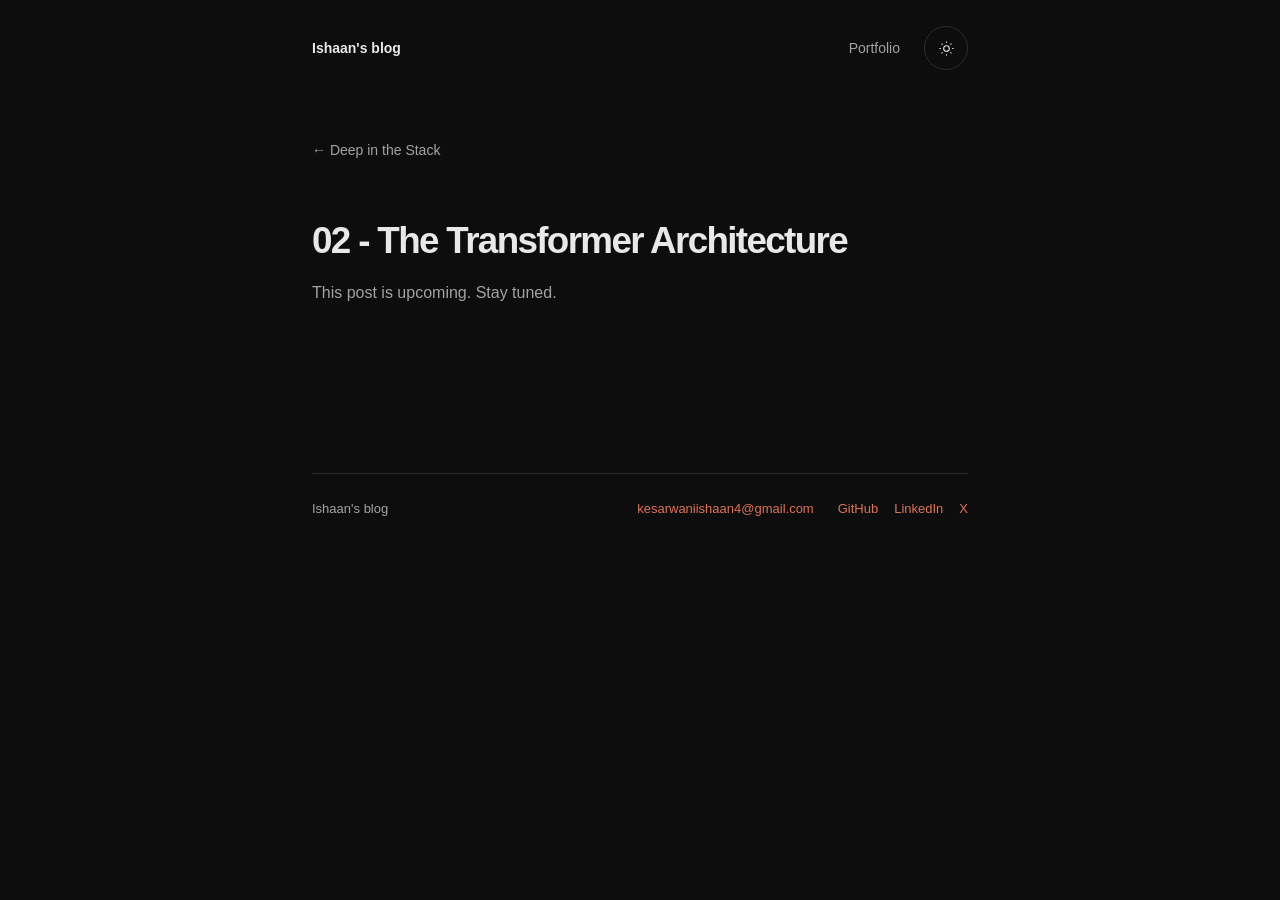
<file: series/deep-in-the-stack/posts/02-transformers.html>
<!doctype html>
<html lang="en">
<head>
<meta charset="utf-8">
<meta name="viewport" content="width=device-width, initial-scale=1">
<title>02 - The Transformer Architecture</title>

<link rel="stylesheet" href="../../../assets/blog.css">
<script>try{document.documentElement.dataset.theme=localStorage.getItem("ishaan-blog-theme")||"dark";}catch{}</script>
<script type="module" src="../../../assets/blog.js"></script>
</head>
<body id="top">
<div class="reading-progress" role="progressbar" aria-label="Page reading progress" aria-valuemin="0" aria-valuemax="100" aria-valuenow="0"></div>
<a class="skip-link" href="#main">Skip to content</a>
<header class="site-header">
  <a class="site-name" href="../../../">Ishaan's blog</a>
  <a class="portfolio-link" href="https://ishaanxcoder.github.io/">Portfolio</a>
  <button class="theme-toggle" type="button" aria-label="Switch to light theme">
    <svg class="sun" viewBox="0 0 24 24" fill="none" stroke="currentColor" stroke-width="1.5" aria-hidden="true"><circle cx="12" cy="12" r="4"/><path d="M12 2v2m0 16v2M2 12h2m16 0h2M5 5l1.5 1.5m11 11L19 19M5 19l1.5-1.5m11-11L19 5"/></svg>
    <svg class="moon" viewBox="0 0 24 24" fill="none" stroke="currentColor" stroke-width="1.5" aria-hidden="true"><path d="M20.5 13.5A8.5 8.5 0 0 1 10.5 3a8.5 8.5 0 1 0 10 10.5Z"/></svg>
  </button>
</header>
<main id="main">
<a href="../" class="back-link">Deep in the Stack</a>

<div class="coming-soon">
  <h1>02 - The Transformer Architecture</h1>
  <p>This post is upcoming. Stay tuned.</p>
</div>
</main>
<footer class="site-footer">
  <p>Ishaan's blog</p>
  <p><a href="mailto:kesarwaniishaan4@gmail.com">kesarwaniishaan4@gmail.com</a></p>
  <p>
    <a href="https://github.com/IshaanXCoder" target="_blank" rel="noreferrer">GitHub</a>
    <a href="https://linkedin.com/in/ishaan-kesarwani" target="_blank" rel="noreferrer">LinkedIn</a>
    <a href="https://x.com/0xIshaanK06" target="_blank" rel="noreferrer">X</a>
  </p>
</footer>
</body>
</html>
</file>
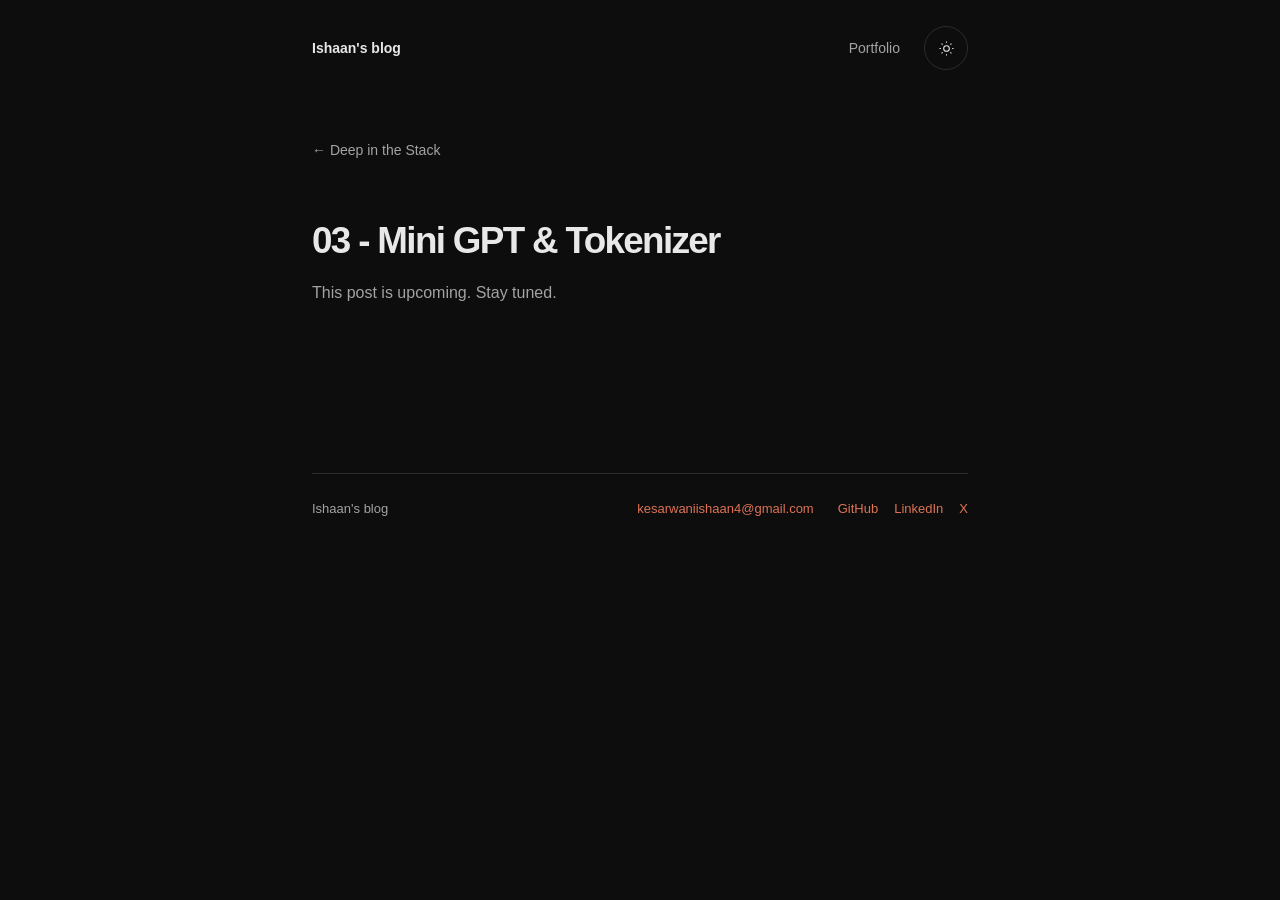
<file: series/deep-in-the-stack/posts/03-mini-gpt.html>
<!doctype html>
<html lang="en">
<head>
<meta charset="utf-8">
<meta name="viewport" content="width=device-width, initial-scale=1">
<title>03 - Mini GPT &amp; Tokenizer</title>

<link rel="stylesheet" href="../../../assets/blog.css">
<script>try{document.documentElement.dataset.theme=localStorage.getItem("ishaan-blog-theme")||"dark";}catch{}</script>
<script type="module" src="../../../assets/blog.js"></script>
</head>
<body id="top">
<div class="reading-progress" role="progressbar" aria-label="Page reading progress" aria-valuemin="0" aria-valuemax="100" aria-valuenow="0"></div>
<a class="skip-link" href="#main">Skip to content</a>
<header class="site-header">
  <a class="site-name" href="../../../">Ishaan's blog</a>
  <a class="portfolio-link" href="https://ishaanxcoder.github.io/">Portfolio</a>
  <button class="theme-toggle" type="button" aria-label="Switch to light theme">
    <svg class="sun" viewBox="0 0 24 24" fill="none" stroke="currentColor" stroke-width="1.5" aria-hidden="true"><circle cx="12" cy="12" r="4"/><path d="M12 2v2m0 16v2M2 12h2m16 0h2M5 5l1.5 1.5m11 11L19 19M5 19l1.5-1.5m11-11L19 5"/></svg>
    <svg class="moon" viewBox="0 0 24 24" fill="none" stroke="currentColor" stroke-width="1.5" aria-hidden="true"><path d="M20.5 13.5A8.5 8.5 0 0 1 10.5 3a8.5 8.5 0 1 0 10 10.5Z"/></svg>
  </button>
</header>
<main id="main">
<a href="../" class="back-link">Deep in the Stack</a>

<div class="coming-soon">
  <h1>03 - Mini GPT &amp; Tokenizer</h1>
  <p>This post is upcoming. Stay tuned.</p>
</div>
</main>
<footer class="site-footer">
  <p>Ishaan's blog</p>
  <p><a href="mailto:kesarwaniishaan4@gmail.com">kesarwaniishaan4@gmail.com</a></p>
  <p>
    <a href="https://github.com/IshaanXCoder" target="_blank" rel="noreferrer">GitHub</a>
    <a href="https://linkedin.com/in/ishaan-kesarwani" target="_blank" rel="noreferrer">LinkedIn</a>
    <a href="https://x.com/0xIshaanK06" target="_blank" rel="noreferrer">X</a>
  </p>
</footer>
</body>
</html>
</file>
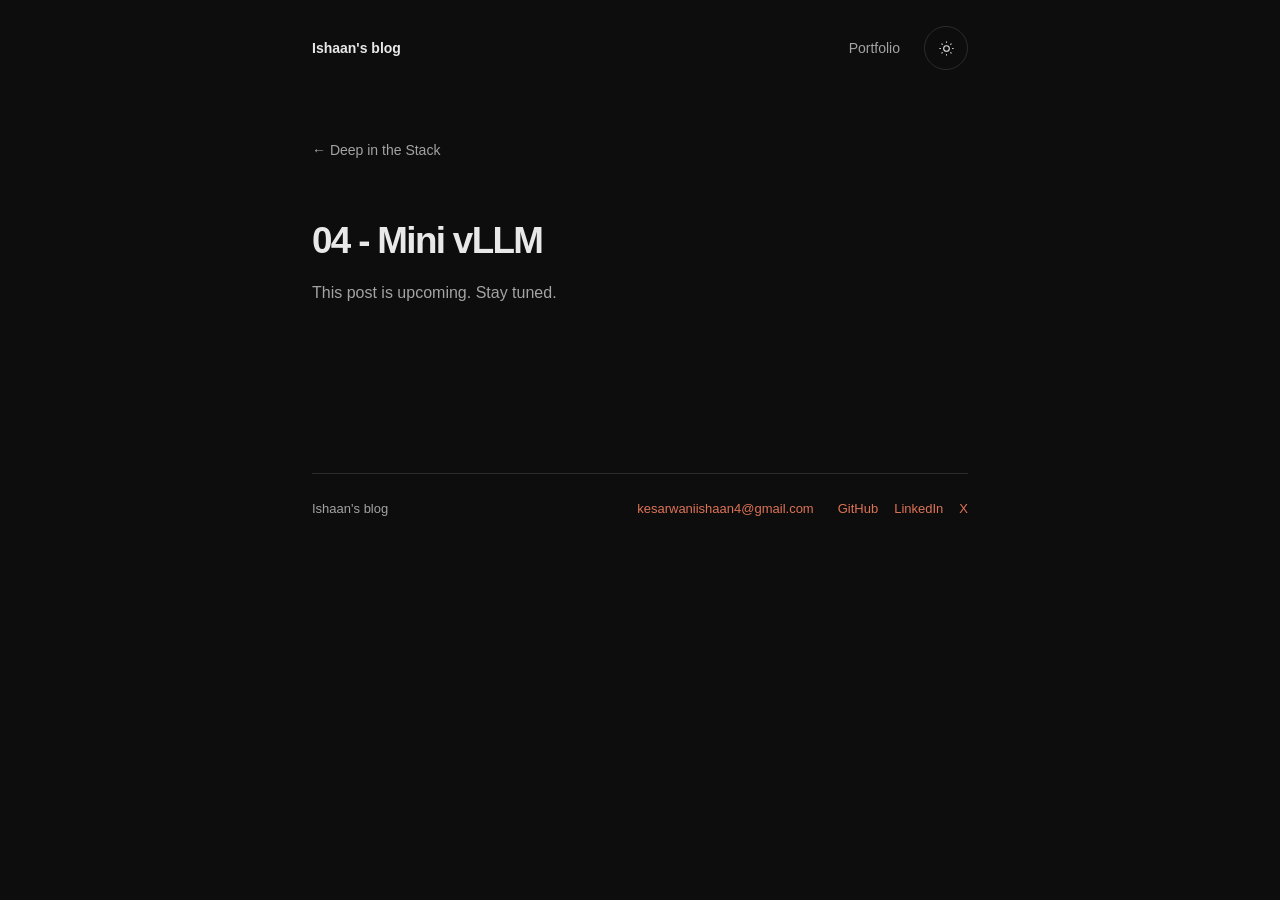
<file: series/deep-in-the-stack/posts/04-mini-vllm.html>
<!doctype html>
<html lang="en">
<head>
<meta charset="utf-8">
<meta name="viewport" content="width=device-width, initial-scale=1">
<title>04 - Mini vLLM</title>

<link rel="stylesheet" href="../../../assets/blog.css">
<script>try{document.documentElement.dataset.theme=localStorage.getItem("ishaan-blog-theme")||"dark";}catch{}</script>
<script type="module" src="../../../assets/blog.js"></script>
</head>
<body id="top">
<div class="reading-progress" role="progressbar" aria-label="Page reading progress" aria-valuemin="0" aria-valuemax="100" aria-valuenow="0"></div>
<a class="skip-link" href="#main">Skip to content</a>
<header class="site-header">
  <a class="site-name" href="../../../">Ishaan's blog</a>
  <a class="portfolio-link" href="https://ishaanxcoder.github.io/">Portfolio</a>
  <button class="theme-toggle" type="button" aria-label="Switch to light theme">
    <svg class="sun" viewBox="0 0 24 24" fill="none" stroke="currentColor" stroke-width="1.5" aria-hidden="true"><circle cx="12" cy="12" r="4"/><path d="M12 2v2m0 16v2M2 12h2m16 0h2M5 5l1.5 1.5m11 11L19 19M5 19l1.5-1.5m11-11L19 5"/></svg>
    <svg class="moon" viewBox="0 0 24 24" fill="none" stroke="currentColor" stroke-width="1.5" aria-hidden="true"><path d="M20.5 13.5A8.5 8.5 0 0 1 10.5 3a8.5 8.5 0 1 0 10 10.5Z"/></svg>
  </button>
</header>
<main id="main">
<a href="../" class="back-link">Deep in the Stack</a>

<div class="coming-soon">
  <h1>04 - Mini vLLM</h1>
  <p>This post is upcoming. Stay tuned.</p>
</div>
</main>
<footer class="site-footer">
  <p>Ishaan's blog</p>
  <p><a href="mailto:kesarwaniishaan4@gmail.com">kesarwaniishaan4@gmail.com</a></p>
  <p>
    <a href="https://github.com/IshaanXCoder" target="_blank" rel="noreferrer">GitHub</a>
    <a href="https://linkedin.com/in/ishaan-kesarwani" target="_blank" rel="noreferrer">LinkedIn</a>
    <a href="https://x.com/0xIshaanK06" target="_blank" rel="noreferrer">X</a>
  </p>
</footer>
</body>
</html>
</file>
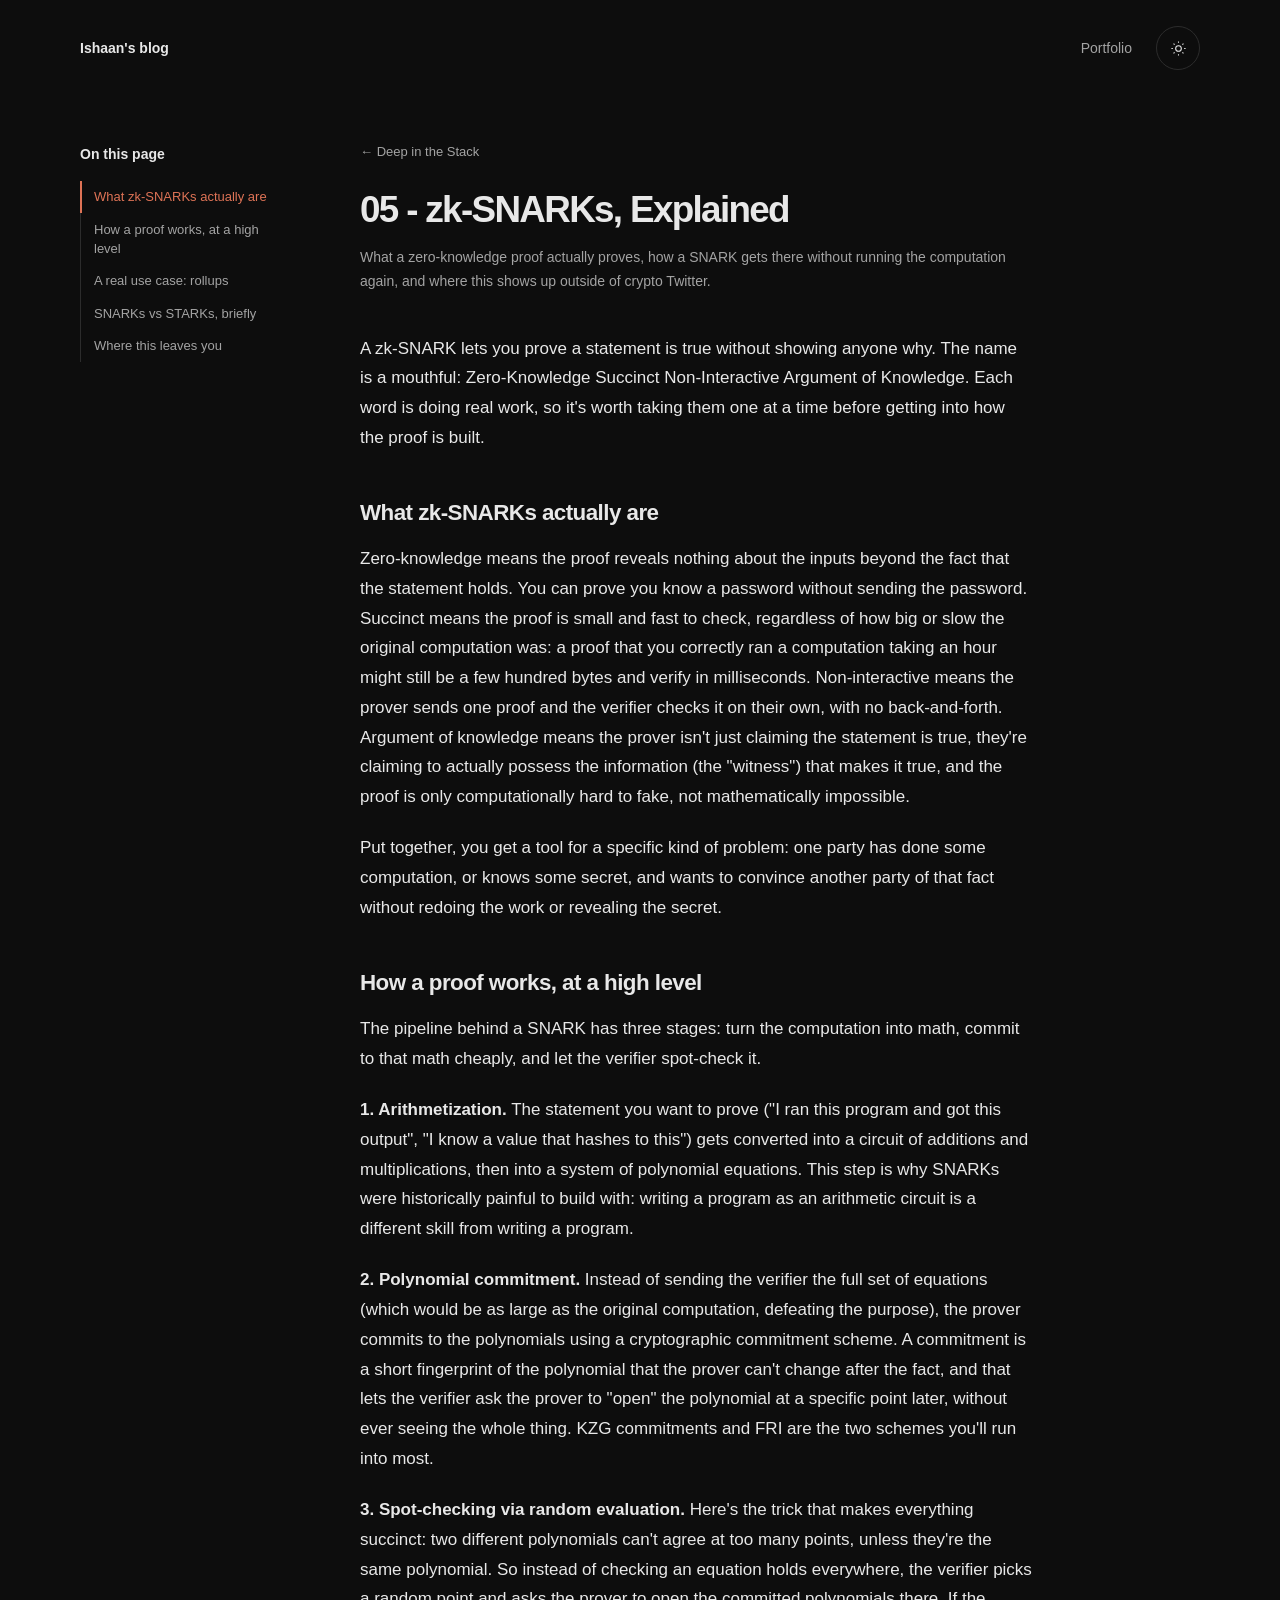
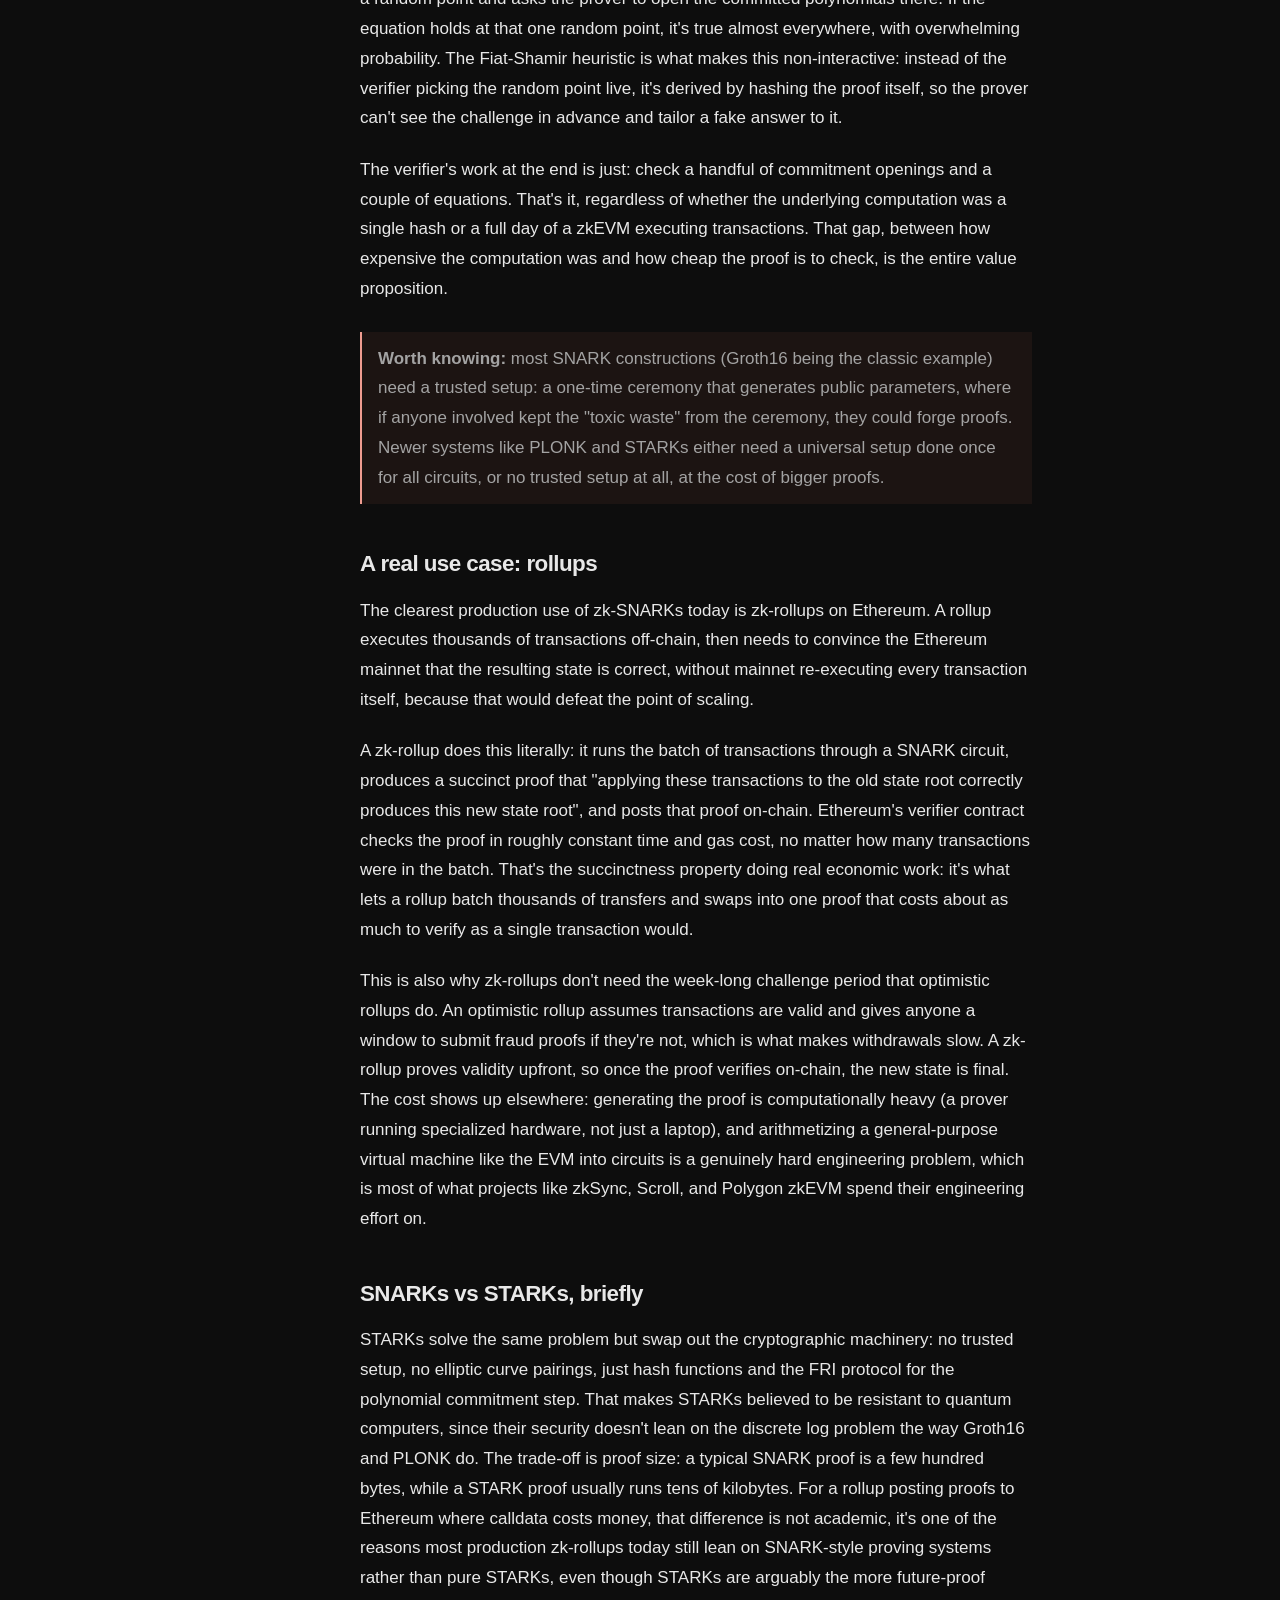
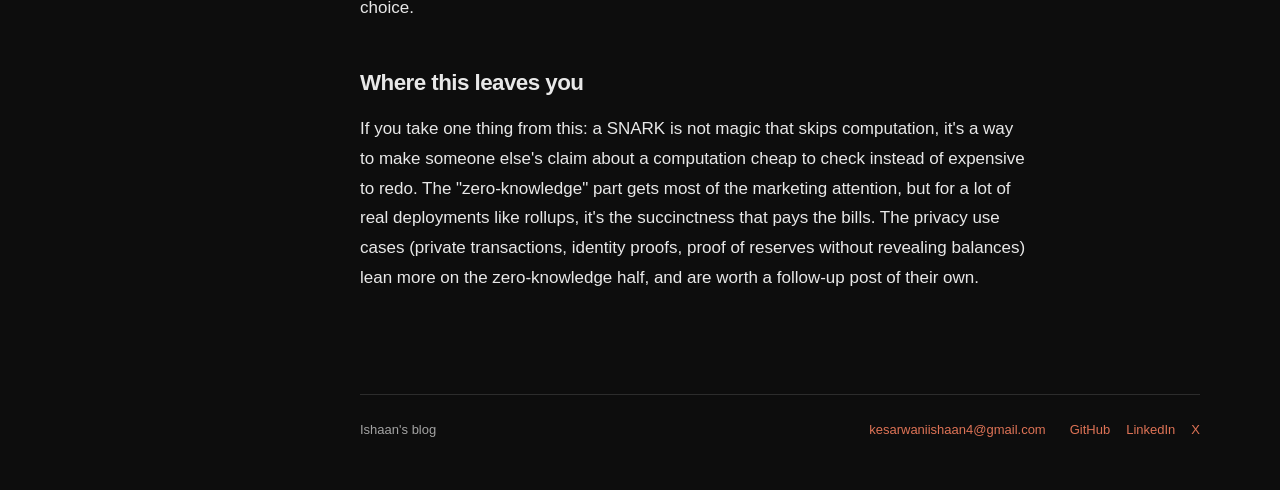
<file: series/deep-in-the-stack/posts/05-zk-snarks.html>
<!doctype html>
<html lang="en">
<head>
<meta charset="utf-8">
<meta name="viewport" content="width=device-width, initial-scale=1">
  <title>05 - zk-SNARKs, Explained</title>

<link rel="stylesheet" href="../../../assets/blog.css">
<script>try{document.documentElement.dataset.theme=localStorage.getItem("ishaan-blog-theme")||"dark";}catch{}</script>
<script type="module" src="../../../assets/blog.js"></script>
</head>
<body id="top" class="post-page">
<div class="reading-progress" role="progressbar" aria-label="Page reading progress" aria-valuemin="0" aria-valuemax="100" aria-valuenow="0"></div>
<a class="skip-link" href="#main">Skip to content</a>
<header class="site-header">
  <a class="site-name" href="../../../">Ishaan's blog</a>
  <a class="portfolio-link" href="https://ishaanxcoder.github.io/">Portfolio</a>
  <button class="theme-toggle" type="button" aria-label="Switch to light theme">
    <svg class="sun" viewBox="0 0 24 24" fill="none" stroke="currentColor" stroke-width="1.5" aria-hidden="true"><circle cx="12" cy="12" r="4"/><path d="M12 2v2m0 16v2M2 12h2m16 0h2M5 5l1.5 1.5m11 11L19 19M5 19l1.5-1.5m11-11L19 5"/></svg>
    <svg class="moon" viewBox="0 0 24 24" fill="none" stroke="currentColor" stroke-width="1.5" aria-hidden="true"><path d="M20.5 13.5A8.5 8.5 0 0 1 10.5 3a8.5 8.5 0 1 0 10 10.5Z"/></svg>
  </button>
</header>
<main class="reading-layout" id="main">
<details class="toc" open><summary>On this page</summary><nav aria-label="On this page"><ul></ul></nav></details>
<article class="post-content">
<a href="../" class="back-link">Deep in the Stack</a>
  <h1>05 - zk-SNARKs, Explained</h1>
  <p class="sub">What a zero-knowledge proof actually proves, how a SNARK gets there without running the computation again, and where this shows up outside of crypto Twitter.</p>

  <p>
    A zk-SNARK lets you prove a statement is true without showing anyone why. The name is a mouthful: Zero-Knowledge Succinct Non-Interactive Argument of Knowledge. Each word is doing real work, so it's worth taking them one at a time before getting into how the proof is built.
  </p>

  <h2>What zk-SNARKs actually are</h2>
  <p>
    Zero-knowledge means the proof reveals nothing about the inputs beyond the fact that the statement holds. You can prove you know a password without sending the password. Succinct means the proof is small and fast to check, regardless of how big or slow the original computation was: a proof that you correctly ran a computation taking an hour might still be a few hundred bytes and verify in milliseconds. Non-interactive means the prover sends one proof and the verifier checks it on their own, with no back-and-forth. Argument of knowledge means the prover isn't just claiming the statement is true, they're claiming to actually possess the information (the "witness") that makes it true, and the proof is only computationally hard to fake, not mathematically impossible.
  </p>
  <p>
    Put together, you get a tool for a specific kind of problem: one party has done some computation, or knows some secret, and wants to convince another party of that fact without redoing the work or revealing the secret.
  </p>

  <h2>How a proof works, at a high level</h2>
  <p>
    The pipeline behind a SNARK has three stages: turn the computation into math, commit to that math cheaply, and let the verifier spot-check it.
  </p>
  <p>
    <strong>1. Arithmetization.</strong> The statement you want to prove ("I ran this program and got this output", "I know a value that hashes to this") gets converted into a circuit of additions and multiplications, then into a system of polynomial equations. This step is why SNARKs were historically painful to build with: writing a program as an arithmetic circuit is a different skill from writing a program.
  </p>
  <p>
    <strong>2. Polynomial commitment.</strong> Instead of sending the verifier the full set of equations (which would be as large as the original computation, defeating the purpose), the prover commits to the polynomials using a cryptographic commitment scheme. A commitment is a short fingerprint of the polynomial that the prover can't change after the fact, and that lets the verifier ask the prover to "open" the polynomial at a specific point later, without ever seeing the whole thing. KZG commitments and FRI are the two schemes you'll run into most.
  </p>
  <p>
    <strong>3. Spot-checking via random evaluation.</strong> Here's the trick that makes everything succinct: two different polynomials can't agree at too many points, unless they're the same polynomial. So instead of checking an equation holds everywhere, the verifier picks a random point and asks the prover to open the committed polynomials there. If the equation holds at that one random point, it's true almost everywhere, with overwhelming probability. The Fiat-Shamir heuristic is what makes this non-interactive: instead of the verifier picking the random point live, it's derived by hashing the proof itself, so the prover can't see the challenge in advance and tailor a fake answer to it.
  </p>
  <p>
    The verifier's work at the end is just: check a handful of commitment openings and a couple of equations. That's it, regardless of whether the underlying computation was a single hash or a full day of a zkEVM executing transactions. That gap, between how expensive the computation was and how cheap the proof is to check, is the entire value proposition.
  </p>
  <div class="note warn">
    <strong>Worth knowing:</strong> most SNARK constructions (Groth16 being the classic example) need a trusted setup: a one-time ceremony that generates public parameters, where if anyone involved kept the "toxic waste" from the ceremony, they could forge proofs. Newer systems like PLONK and STARKs either need a universal setup done once for all circuits, or no trusted setup at all, at the cost of bigger proofs.
  </div>

  <h2>A real use case: rollups</h2>
  <p>
    The clearest production use of zk-SNARKs today is zk-rollups on Ethereum. A rollup executes thousands of transactions off-chain, then needs to convince the Ethereum mainnet that the resulting state is correct, without mainnet re-executing every transaction itself, because that would defeat the point of scaling.
  </p>
  <p>
    A zk-rollup does this literally: it runs the batch of transactions through a SNARK circuit, produces a succinct proof that "applying these transactions to the old state root correctly produces this new state root", and posts that proof on-chain. Ethereum's verifier contract checks the proof in roughly constant time and gas cost, no matter how many transactions were in the batch. That's the succinctness property doing real economic work: it's what lets a rollup batch thousands of transfers and swaps into one proof that costs about as much to verify as a single transaction would.
  </p>
  <p>
    This is also why zk-rollups don't need the week-long challenge period that optimistic rollups do. An optimistic rollup assumes transactions are valid and gives anyone a window to submit fraud proofs if they're not, which is what makes withdrawals slow. A zk-rollup proves validity upfront, so once the proof verifies on-chain, the new state is final. The cost shows up elsewhere: generating the proof is computationally heavy (a prover running specialized hardware, not just a laptop), and arithmetizing a general-purpose virtual machine like the EVM into circuits is a genuinely hard engineering problem, which is most of what projects like zkSync, Scroll, and Polygon zkEVM spend their engineering effort on.
  </p>


  <h2>SNARKs vs STARKs, briefly</h2>
  <p>
    STARKs solve the same problem but swap out the cryptographic machinery: no trusted setup, no elliptic curve pairings, just hash functions and the FRI protocol for the polynomial commitment step. That makes STARKs believed to be resistant to quantum computers, since their security doesn't lean on the discrete log problem the way Groth16 and PLONK do. The trade-off is proof size: a typical SNARK proof is a few hundred bytes, while a STARK proof usually runs tens of kilobytes. For a rollup posting proofs to Ethereum where calldata costs money, that difference is not academic, it's one of the reasons most production zk-rollups today still lean on SNARK-style proving systems rather than pure STARKs, even though STARKs are arguably the more future-proof choice.
  </p>
  <h2>Where this leaves you</h2>
  <p>
    If you take one thing from this: a SNARK is not magic that skips computation, it's a way to make someone else's claim about a computation cheap to check instead of expensive to redo. The "zero-knowledge" part gets most of the marketing attention, but for a lot of real deployments like rollups, it's the succinctness that pays the bills. The privacy use cases (private transactions, identity proofs, proof of reserves without revealing balances) lean more on the zero-knowledge half, and are worth a follow-up post of their own.
  </p>

</article>
</main>
<footer class="site-footer">
    <p>Ishaan's blog</p>
    <p><a href="mailto:kesarwaniishaan4@gmail.com">kesarwaniishaan4@gmail.com</a></p>
    <p>
      <a href="https://github.com/IshaanXCoder" target="_blank" rel="noreferrer">GitHub</a>
      <a href="https://linkedin.com/in/ishaan-kesarwani" target="_blank" rel="noreferrer">LinkedIn</a>
      <a href="https://x.com/0xIshaanK06" target="_blank" rel="noreferrer">X</a>
    </p>
  </footer>
</body>
</html>
</file>
<file: assets/blog.css>
:root {
  color-scheme: dark;
  --bg: #0d0d0d;
  --text: #e8e8e8;
  --muted: #a3a3a3;
  --border: #2c2c2c;
  --surface: #191919;
  --accent: #de7356;
  --accent-soft: #de735612;
  --build: #91c999;
  --info: #8ab4e8;
  --warning: #ef9c90;
}
:root[data-theme="light"] {
  color-scheme: light;
  --bg: #fff;
  --text: #171717;
  --muted: #656565;
  --border: #dedede;
  --surface: #f5f5f5;
  --accent: #a13f28;
  --accent-soft: #de735610;
  --build: #23723b;
  --info: #245eab;
  --warning: #b33126;
}
*, *::before, *::after { box-sizing: border-box; }
html { scroll-padding-top: 6rem; scroll-behavior: smooth; }
body { max-width: 44rem; margin: 0 auto; padding: 0 1.5rem; color: var(--text); background: var(--bg); font-family: -apple-system, BlinkMacSystemFont, "Segoe UI", sans-serif; font-size: 1rem; font-weight: 400; line-height: 1.75; -webkit-font-smoothing: antialiased; }
a { color: var(--accent); text-underline-offset: .22em; text-decoration-thickness: 1px; }
a:hover { text-decoration-color: var(--accent); }
button { font: inherit; }
:focus-visible { outline: 2px solid var(--accent); outline-offset: 5px; }
.skip-link { position: absolute; top: .5rem; left: -9999px; z-index: 100; padding: .5rem 1rem; background: var(--text); color: var(--bg); }
.skip-link:focus { left: 1rem; }
.site-header { display: flex; align-items: center; gap: 1.5rem; min-height: 6rem; margin-bottom: 2.5rem; font-size: .875rem; }
.site-header a { text-decoration: none; }
.site-header a:hover { text-decoration: underline; }
.site-name { color: var(--text); margin-right: auto; font-weight: 600; }
.site-header .portfolio-link { color: var(--muted); }
.theme-toggle { display: grid; place-items: center; flex-shrink: 0; width: 44px; height: 44px; border: 1px solid var(--border); border-radius: 50%; background: transparent; color: var(--text); cursor: pointer; }
.theme-toggle svg { width: 17px; height: 17px; }
.theme-toggle .moon, [data-theme="light"] .theme-toggle .sun { display: none; }
[data-theme="light"] .theme-toggle .moon { display: block; }
h1 { margin: 0 0 1rem; font-size: clamp(1.85rem, 4vw, 2.3rem); font-weight: 650; line-height: 1.22; letter-spacing: -.045em; text-wrap: balance; }
h2 { margin: 2.75rem 0 1rem; font-size: 1.4rem; font-weight: 600; line-height: 1.4; letter-spacing: -.025em; }
h3 { margin: 2rem 0 .75rem; font-size: 1.15rem; font-weight: 600; line-height: 1.45; letter-spacing: -.015em; }
h4 { margin: 1.75rem 0 .5rem; font-size: 1rem; }
p { margin: 0 0 1.35rem; }
.sub { color: var(--muted); margin: 0 0 2rem; font-size: .9375rem; }
.home-intro { margin-bottom: 4rem; }
.home-intro > p:not(.sub) { max-width: 38rem; }
blockquote { margin: 1.5rem 0 0; padding: .5rem 1rem; border-left: 2px solid var(--accent); color: var(--accent); background: var(--accent-soft); }
.writing-section { margin: 0 0 3.5rem; }
.writing-section h2 { margin: 0 0 1rem; font-size: 1.0625rem; letter-spacing: -.01em; }
.writing-list { margin: 0; padding: 0; list-style: none; }
.writing-list li { margin: 0; }
.writing-list a, .writing-unavailable { display: flex; flex-wrap: wrap; align-items: baseline; justify-content: space-between; gap: .25rem 1.5rem; padding: .65rem 0; color: inherit; text-decoration: none; line-height: 1.5; }
.writing-list a:hover .writing-title { color: var(--accent); text-decoration: underline; text-underline-offset: 4px; }
.writing-meta { flex-shrink: 0; color: var(--muted); font-size: .8125rem; }
.writing-unavailable { color: var(--muted); }
.series-status { display: inline-block; width: fit-content; margin: 0 0 1rem; padding: .15rem .5rem; border: 1px solid var(--accent); border-radius: 4px; background: var(--accent-soft); color: var(--accent); font-size: .75rem; line-height: 1.6; }
.writing-list .series-status { margin: 0; }
.series-description { margin: .2rem 0 1.5rem; max-width: 35rem; color: var(--muted); font-size: .875rem; }
.series-section { margin-bottom: 3rem; }
.series-section h2 { margin-top: 0; font-size: 1.0625rem; }
.back-link { display: inline-block; margin: 0 0 1.5rem; color: var(--muted); text-decoration: none; font-size: .875rem; }
.back-link::before { content: "← "; }
.back-link:hover { color: var(--text); }
ul, ol { padding-left: 1.4rem; }
li { margin: .5rem 0; }
code { padding: .15rem .3rem; border-radius: 4px; background: var(--surface); font-family: ui-monospace, SFMono-Regular, Menlo, Consolas, monospace; font-size: .85em; overflow-wrap: anywhere; }
pre { max-width: 100%; overflow-x: auto; padding: 1.25rem; border: 1px solid var(--border); border-radius: .5rem; background: var(--surface); line-height: 1.6; }
pre code { padding: 0; overflow-wrap: normal; }
.note { margin: 1.75rem 0; padding: .75rem 1rem; border-left: 2px solid var(--accent); background: var(--accent-soft); color: var(--muted); }
.note.warn { border-left-color: var(--warning); }
.build, .partner, .skip, .have { font-weight: 500; }
.build { color: var(--build); }
.partner { color: var(--accent); }
.skip { color: var(--warning); }
.have { color: var(--info); }
table { width: 100%; margin: 1.5rem 0; border-collapse: collapse; font-size: .875rem; }
th, td { padding: .65rem; border: 1px solid var(--border); text-align: left; vertical-align: top; }
th { background: var(--surface); }
.wrap { max-width: 100%; overflow-x: auto; }
img, video { max-width: 100%; height: auto; }
.playlist { margin: 1.5rem 0; }
.playlist iframe { display: block; width: 100%; aspect-ratio: 16 / 9; border: 1px solid var(--border); border-radius: .5rem; }
.playlist figcaption { margin-top: .6rem; color: var(--muted); font-size: .8125rem; }
.site-footer { display: flex; flex-wrap: wrap; gap: .75rem 1.5rem; margin-top: 5rem; padding: 1.5rem 0 3rem; border-top: 1px solid var(--border); color: var(--muted); font-size: .8125rem; }
.site-footer p { margin: 0; }
.site-footer p:first-child { margin-right: auto; }
.site-footer p:last-child { display: flex; flex-wrap: wrap; gap: 1rem; }
.site-footer a { text-decoration: none; }
.site-footer a:hover { color: var(--text); text-decoration: underline; }
.coming-soon { padding: 2rem 0 4rem; }
.coming-soon p { color: var(--muted); }
.reading-progress { position: fixed; inset: 0 0 auto; z-index: 100; height: 3px; background: var(--accent); transform: scaleX(0); transform-origin: left; pointer-events: none; }
.post-page { max-width: 73rem; }
.post-page > .site-header { margin-bottom: 2.5rem; }
.reading-layout { display: grid; grid-template-columns: 13.5rem minmax(0, 42rem); gap: 4rem; align-items: start; }
.reading-layout > article { grid-column: 2; min-width: 0; font-size: 1.0625rem; }
.reading-layout > article > .back-link { font-size: .8125rem; }
.reading-layout > article .sub { margin-bottom: 2.5rem; font-size: .875rem; }
.reading-layout > article > h1 { margin-bottom: .75rem; }
.toc { grid-column: 1; grid-row: 1; position: sticky; top: 2rem; max-height: calc(100dvh - 4rem); overflow-y: auto; scrollbar-width: thin; font-size: .8125rem; line-height: 1.5; }
.toc summary { padding: .5rem 0 1rem; font-size: .875rem; font-weight: 550; }
.toc ul { margin: 0; padding: 0; border-left: 1px solid var(--border); list-style: none; }
.toc li { margin: 0; }
.toc a { display: block; margin-left: -1px; padding: .4rem .75rem; border-left: 2px solid transparent; color: var(--muted); text-decoration: none; overflow-wrap: anywhere; }
.toc a:hover { color: var(--text); }
.toc a[aria-current="location"] { border-left-color: var(--accent); color: var(--accent); }
.toc .level-3 a { padding-left: 1.4rem; }
.toc .level-4 a { padding-left: 2rem; }
.post-page .site-footer { margin-left: 17.5rem; }
@media (min-width: 1100px) {
  .toc summary { list-style: none; pointer-events: none; }
  .toc summary::-webkit-details-marker { display: none; }
}
@media (max-width: 1099px) {
  .post-page { max-width: 45rem; }
  .reading-layout { display: block; }
  .toc { z-index: 20; top: 0; max-height: min(55dvh, 26rem); margin-bottom: 2rem; padding: .5rem 0; border-block: 1px solid var(--border); background: var(--bg); }
  .toc summary { min-height: 44px; padding: .6rem 0; cursor: pointer; }
  .toc nav { padding: .5rem 0 1rem; }
  .post-page .site-footer { margin-left: 0; }
}
@media (max-width: 600px) {
  body { padding-inline: 1.25rem; }
  .site-header { min-height: 5rem; gap: 1rem; margin-bottom: 2rem; }
  .site-header .portfolio-link { font-size: .8125rem; }
  .home-intro { margin-bottom: 3rem; }
  .writing-list a, .writing-unavailable { display: block; padding-block: .7rem; }
  .writing-meta { display: block; margin-top: .25rem; }
  .reading-layout > article { font-size: 1rem; }
  .site-footer { margin-top: 3rem; }
  .site-footer p:first-child { flex-basis: 100%; }
}
@media (prefers-reduced-motion: reduce) {
  *, *::before, *::after { scroll-behavior: auto !important; }
}
</file>
